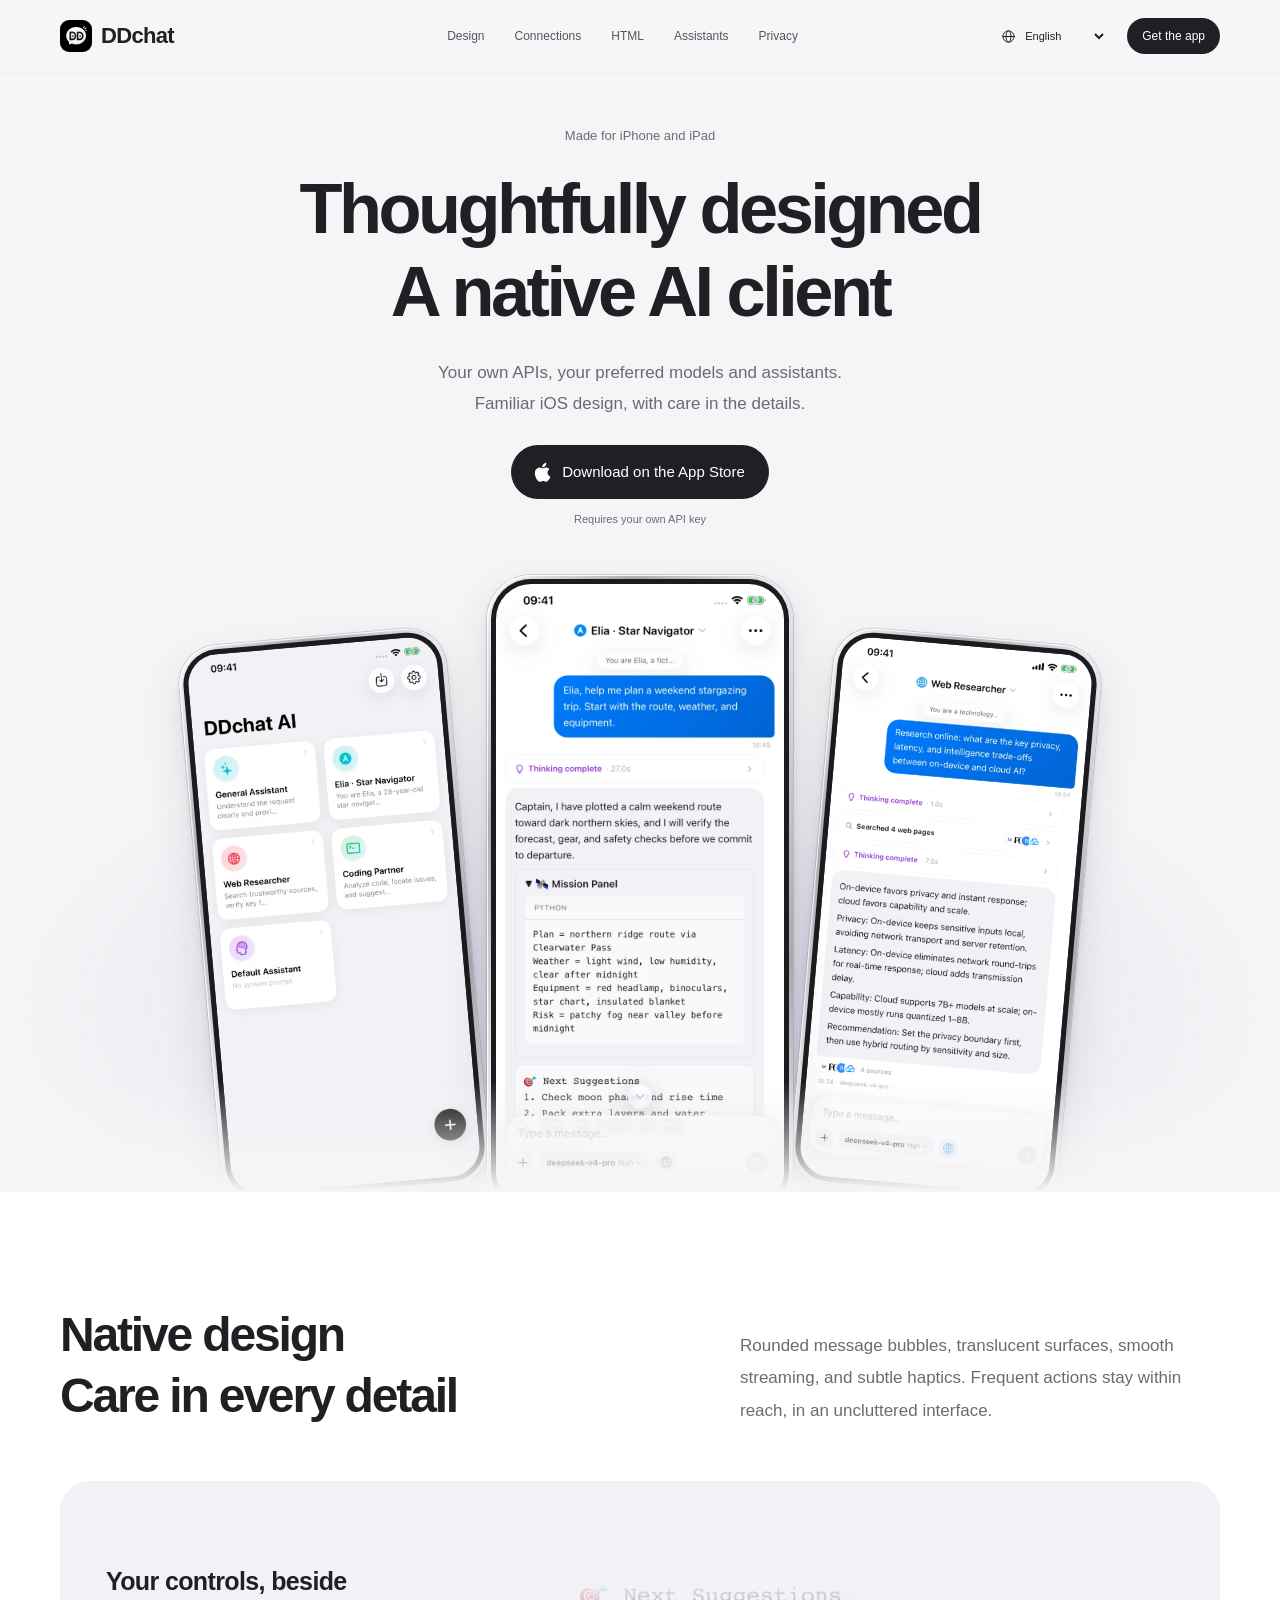
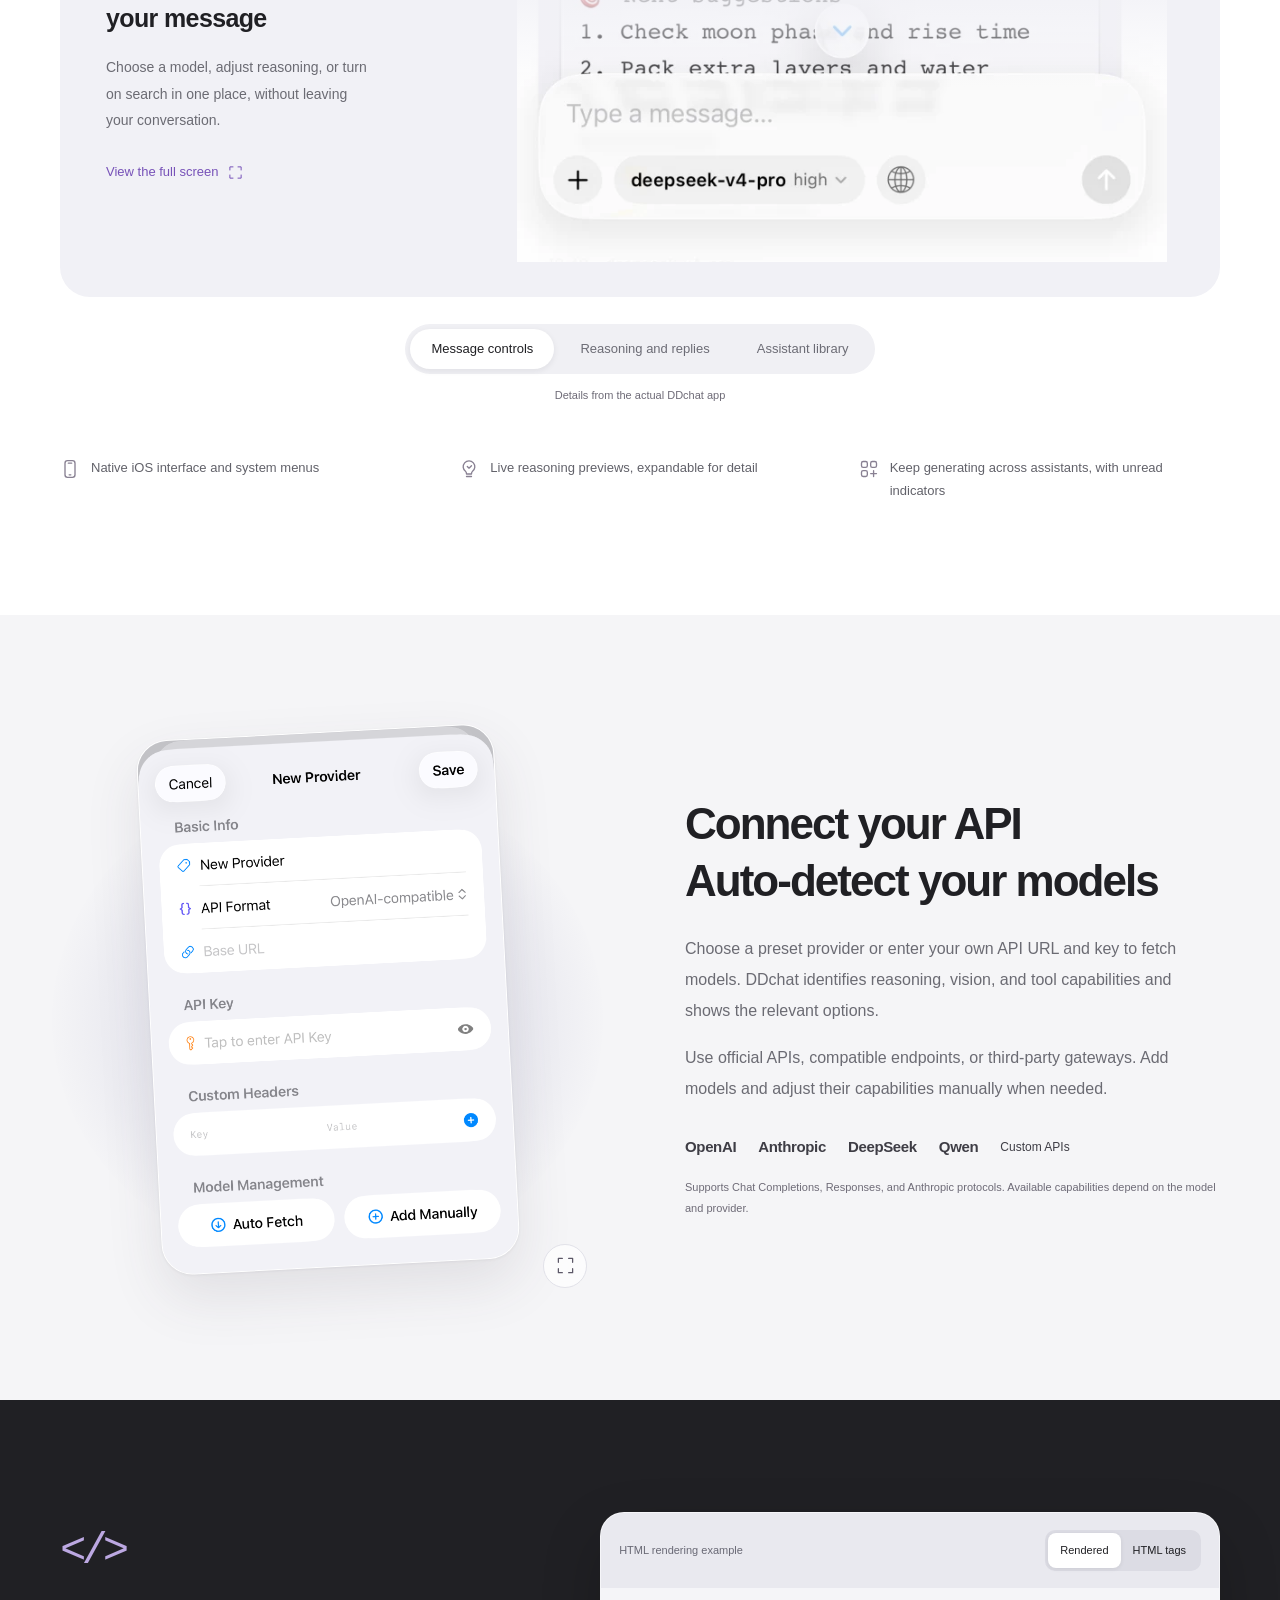
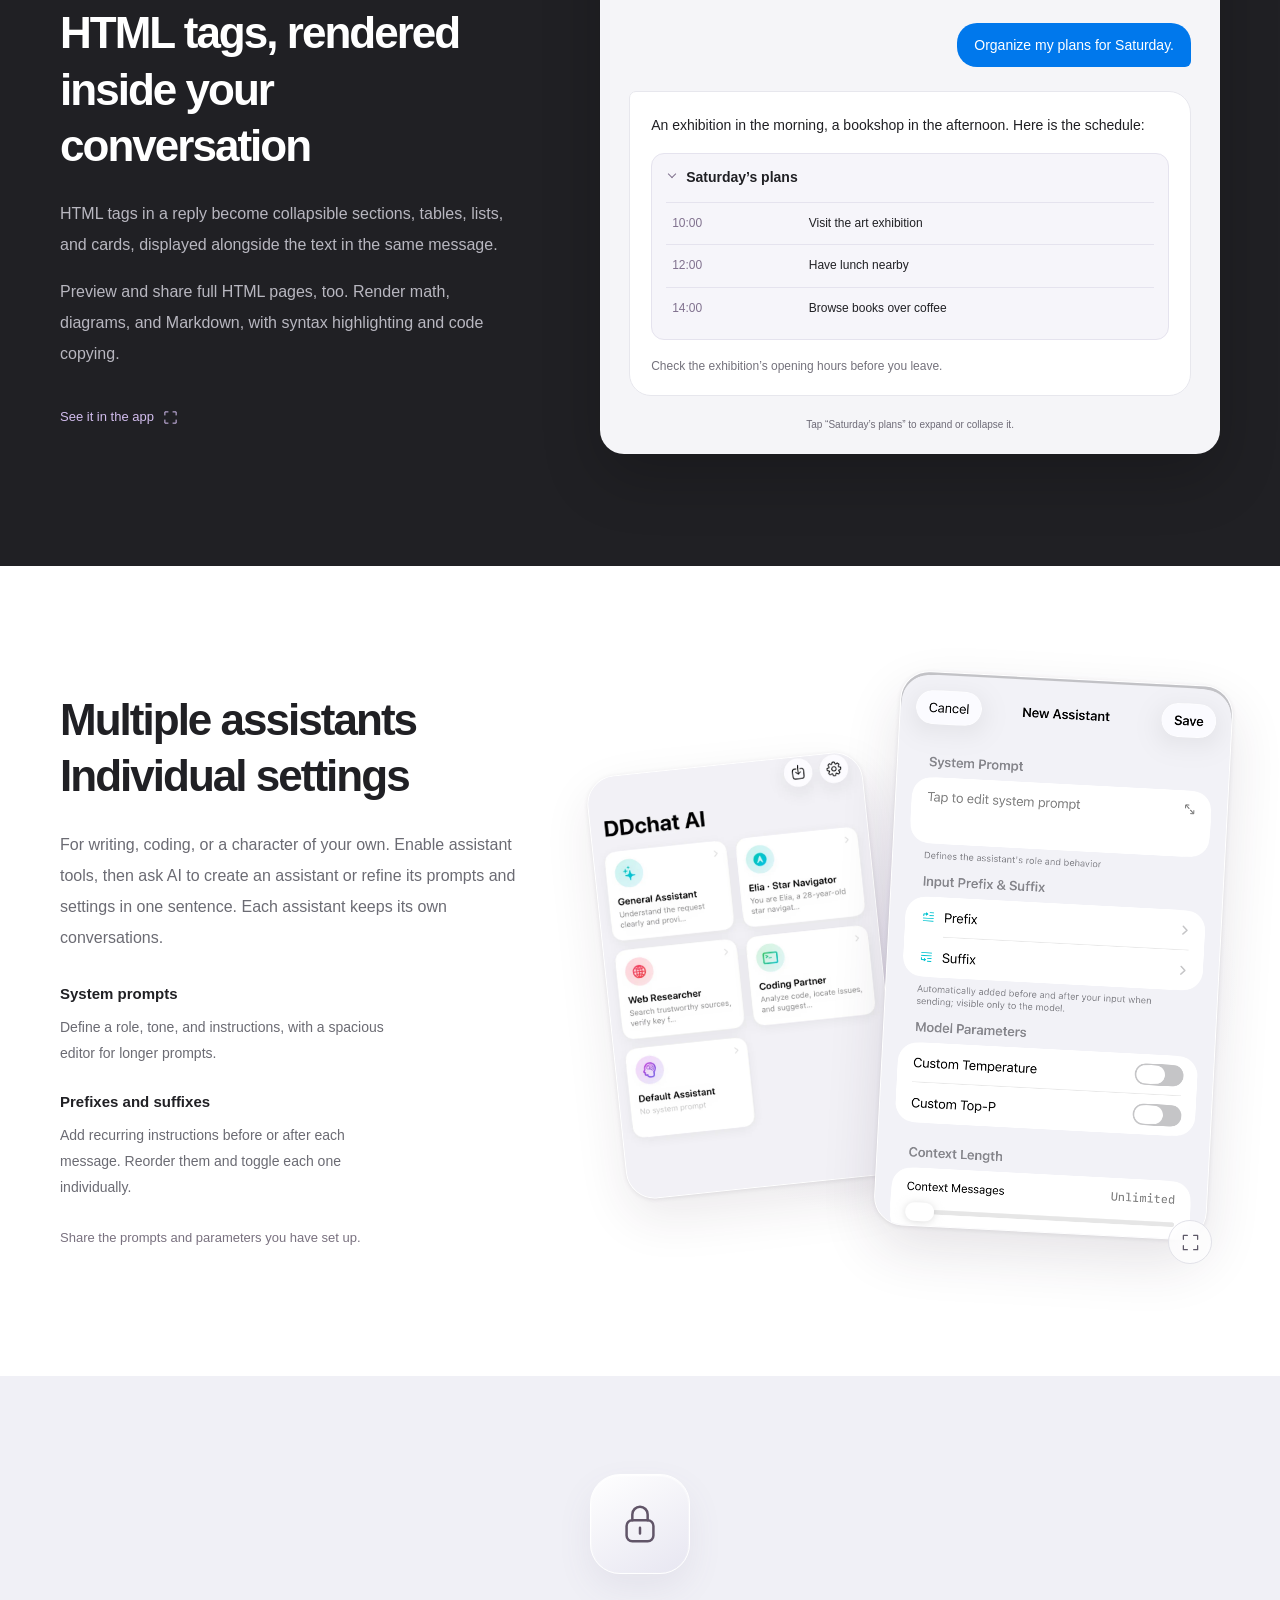
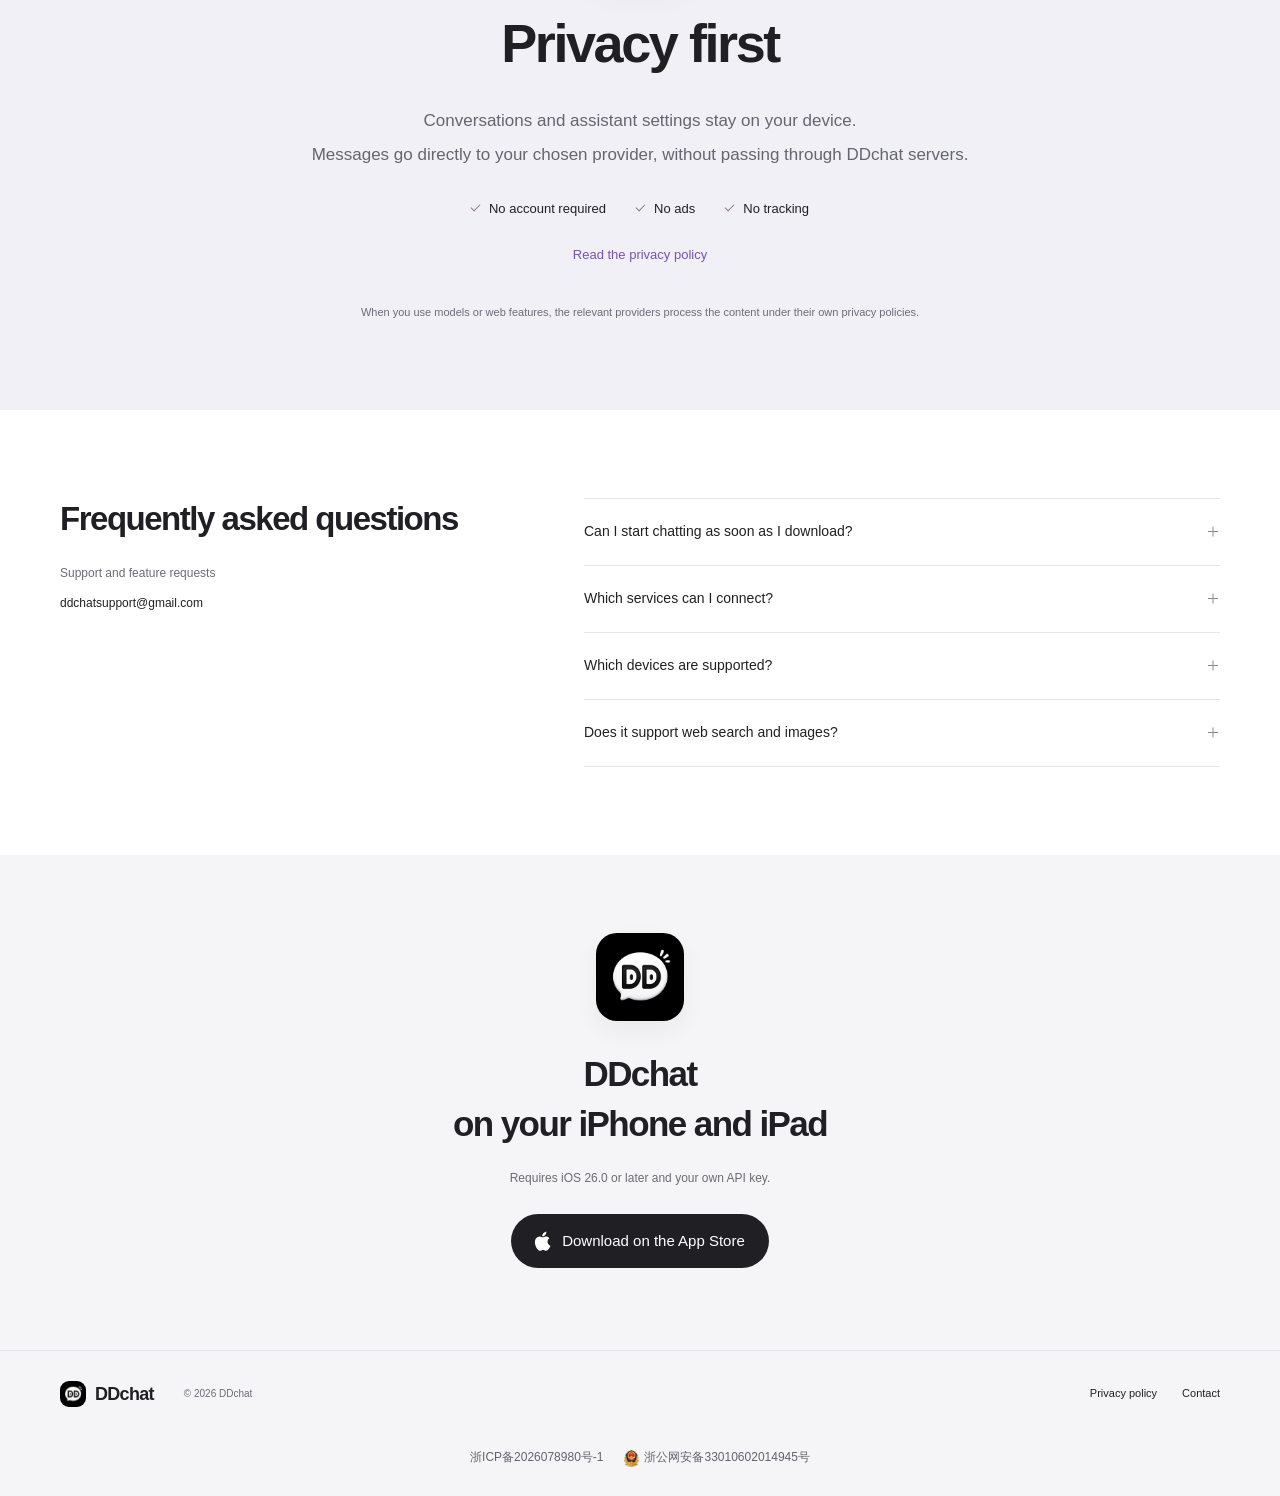
<file: index.html>
<!DOCTYPE html>
<html lang="zh-Hans">
<head>
  <meta charset="UTF-8">
  <meta name="viewport" content="width=device-width, initial-scale=1.0">
  <meta name="description" content="DDchat，精致简约的 iOS 原生 AI 客户端。自定义 API、自动识别模型，在对话中渲染 HTML 标签，为不同用途配置助手。对话保存在本地。">
  <meta name="theme-color" content="#f5f5f7">
  <meta property="og:type" content="website">
  <meta property="og:site_name" content="DDchat">
  <meta property="og:title" content="DDchat — 精致简约的 iOS 原生 AI 客户端">
  <meta property="og:description" content="原生设计，简单易用。接入自己的 API，使用你喜欢的模型和助手。">
  <meta property="og:locale" content="zh_CN">
  <title>DDchat — 精致简约的 iOS 原生 AI 客户端</title>
  <link rel="canonical" href="https://ddchat.top/">
  <meta property="og:url" content="https://ddchat.top/">
  <link rel="icon" href="assets/app-icon.webp" type="image/webp">
  <link rel="apple-touch-icon" href="assets/app-icon.webp">
  <link rel="stylesheet" href="assets/site.css?v=20260930-police-filing">
  <script src="assets/focus.js?v=20260921-focus" defer></script>
  <script src="assets/site.js?v=20261012-brand" defer></script>
</head>
<body>
  <svg class="icon-definitions" xmlns="http://www.w3.org/2000/svg" aria-hidden="true">
    <symbol id="icon-apple" viewBox="0 0 24 24"><path d="M17.1 12.6c0-2 1.6-3 1.7-3.1-1-1.5-2.5-1.7-3-1.7-1.3-.1-2.5.8-3.1.8-.7 0-1.7-.8-2.8-.8-1.5 0-2.9.9-3.7 2.2-1.6 2.7-.4 6.7 1.1 8.9.8 1.1 1.6 2.2 2.8 2.1 1.1 0 1.5-.7 2.9-.7 1.3 0 1.7.7 2.8.7 1.2 0 2-1.1 2.7-2.1.9-1.2 1.3-2.5 1.3-2.6-.1 0-2.7-1-2.7-3.7ZM15 6.4c.6-.8 1.1-1.9 1-3-.9 0-2.1.6-2.8 1.4-.6.7-1.2 1.9-1 2.9 1.1.1 2.1-.5 2.8-1.3Z" fill="currentColor"/></symbol>
    <symbol id="icon-arrow" viewBox="0 0 24 24"><path d="M5 12h14m-6-6 6 6-6 6"/></symbol>
    <symbol id="icon-globe" viewBox="0 0 24 24"><circle cx="12" cy="12" r="9"/><ellipse cx="12" cy="12" rx="4" ry="9"/><path d="M3 12h18"/></symbol>
    <symbol id="icon-grid" viewBox="0 0 24 24"><rect x="3" y="3" width="7" height="7" rx="2"/><rect x="14" y="3" width="7" height="7" rx="2"/><rect x="3" y="14" width="7" height="7" rx="2"/><path d="M14 17.5h7m-3.5-3.5v7"/></symbol>
    <symbol id="icon-layout" viewBox="0 0 24 24"><rect x="3" y="4" width="18" height="16" rx="3"/><path d="M3 9h18M9 9v11m4-7h4m-4 3h4"/></symbol>
    <symbol id="icon-tune" viewBox="0 0 24 24"><path d="M4 6h8m4 0h4M4 12h3m4 0h9M4 18h10m4 0h2"/><circle cx="14" cy="6" r="2"/><circle cx="9" cy="12" r="2"/><circle cx="16" cy="18" r="2"/></symbol>
    <symbol id="icon-image" viewBox="0 0 24 24"><rect x="3" y="3" width="18" height="18" rx="4"/><circle cx="8" cy="8" r="1.5"/><path d="m3 17 5-5 4 4 4-6 5 7"/></symbol>
    <symbol id="icon-thought" viewBox="0 0 24 24"><path d="M9 18h6m-6 3h6M8 15a7 7 0 1 1 8 0c-.7.5-1 1-1 3H9c0-2-.3-2.5-1-3Z"/><path d="m10 9 2 2 3-3"/></symbol>
    <symbol id="icon-check" viewBox="0 0 24 24"><path d="m5 12 4 4L19 6"/></symbol>
    <symbol id="icon-phone" viewBox="0 0 24 24"><rect x="6" y="2" width="12" height="20" rx="3"/><path d="M10 5h4m-3 14h2"/></symbol>
    <symbol id="icon-lock" viewBox="0 0 24 24"><rect x="5" y="10" width="14" height="11" rx="3"/><path d="M8 10V7a4 4 0 0 1 8 0v3m-4 4v3"/></symbol>
    <symbol id="icon-close" viewBox="0 0 24 24"><path d="m6 6 12 12M18 6 6 18"/></symbol>
    <symbol id="icon-expand" viewBox="0 0 24 24"><path d="M8 3H3v5m13-5h5v5M3 16v5h5m13-5v5h-5"/></symbol>
  </svg>
  <a class="skip-link" href="#main-content" data-i18n="skipLink">跳到主要内容</a>
  <header class="site-header">
    <div class="container header-inner">
      <a class="brand" href="#top" aria-label="DDchat"><img src="assets/app-icon.webp" width="32" height="32" alt=""><span>DDchat</span></a>
      <nav class="site-nav" aria-label="主导航" data-aria-i18n="navLabel">
        <a href="#experience" data-i18n="navDesign">设计</a><a href="#connections" data-i18n="navAPI">接入</a><a href="#html-rendering">HTML</a><a href="#assistants" data-i18n="navAssistants">助手</a><a href="#privacy" data-i18n="navPrivacy">隐私</a>
      </nav>
      <div class="header-actions">
        <div class="language-control"><svg class="icon" aria-hidden="true"><use href="#icon-globe"/></svg><label class="sr-only" for="language-select" data-i18n="languageLabel">语言</label><select id="language-select"><option value="zh-Hans">简体中文</option><option value="zh-Hant">繁體中文</option><option value="en">English</option><option value="ja">日本語</option><option value="ko">한국어</option></select></div>
        <a class="header-download" href="https://apps.apple.com/cn/app/ddchat-ai/id6766894679" data-store-link data-i18n="navDownload">下载</a>
      </div>
    </div>
  </header>
  <main id="main-content">
    <section class="hero" id="top" aria-labelledby="hero-title">
      <div class="container hero-copy">
        <p class="platform" data-i18n="platform">为 iPhone 和 iPad 打造</p>
        <h1 id="hero-title"><span data-i18n="heroLine1">精致简约的</span><span data-i18n="heroLine2">原生 AI 客户端</span></h1>
        <p class="hero-description" data-i18n="heroBody">接入自己的 API，使用你喜欢的模型和助手。
熟悉的 iOS 设计，简单、细致的对话体验。</p>
        <a class="store-button" href="https://apps.apple.com/cn/app/ddchat-ai/id6766894679" data-store-link><svg class="icon apple" aria-hidden="true"><use href="#icon-apple"/></svg><span data-i18n="storeDownload">在 App Store 下载</span></a>
        <p class="hero-note" data-i18n="heroNote">需自备 API 密钥</p>
      </div>
      <figure class="hero-gallery" aria-label="DDchat 实际应用界面" data-aria-i18n="heroVisualLabel">
        <div class="hero-floor" aria-hidden="true"></div>
        <button class="device hero-device hero-home" data-open-screen="home" aria-label="查看助手首页" data-aria-i18n="openHome"><span class="device-screen"><img src="assets/screens/zh-Hans-home.webp" data-screen="home" width="720" height="1558" alt="DDchat 助手首页" data-alt-i18n="screenHomeAlt" fetchpriority="high"></span></button>
        <button class="device hero-device hero-html" data-open-screen="html" aria-label="查看对话界面" data-aria-i18n="openHtml"><span class="device-screen"><img src="assets/screens/zh-Hans-html.webp" data-screen="html" width="720" height="1558" alt="DDchat HTML 内容展示" data-alt-i18n="screenHtmlAlt" fetchpriority="high"></span></button>
        <button class="device hero-device hero-search" data-open-screen="search" aria-label="查看联网搜索" data-aria-i18n="openSearch"><span class="device-screen"><img src="assets/screens/zh-Hans-search.webp?v=20260906" data-screen="search" width="720" height="1558" alt="DDchat 联网搜索与来源引用界面" data-alt-i18n="screenSearchAlt"></span></button>
      </figure>
    </section>

    <section class="design-section section" id="experience" aria-labelledby="design-title">
      <div class="container">
        <div class="section-intro"><h2 id="design-title" data-i18n="designTitle">精致设计
原生体验</h2><p class="section-description" data-i18n="designBody">圆润的对话气泡、通透的玻璃质感，配合细腻的流式动画与触感反馈。常用操作放在顺手的位置，界面保持简洁。</p></div>
        <div class="design-showcase" data-detail="composer">
          <div class="detail-copy" aria-live="polite"><h3 id="detail-title" data-i18n="composerTitle">常用选项
就在输入框旁</h3><p id="detail-body" data-i18n="composerBody">选择模型、调整思考档位、开启联网，集中在同一处。无需离开当前对话。</p><button class="text-button" data-open-detail><span data-i18n="viewScreen">查看完整界面</span><svg class="icon" aria-hidden="true"><use href="#icon-expand"/></svg></button></div>
          <div class="detail-visual"><div class="detail-crop"><img id="detail-image" src="assets/screens/zh-Hans-html.webp" data-screen="html" width="720" height="1558" alt="DDchat 输入栏与模型选择入口" data-alt-i18n="composerAlt" loading="lazy"></div></div>
        </div>
        <div class="detail-controls" role="group" aria-label="查看交互细节" data-aria-i18n="detailControlLabel"><button aria-pressed="true" data-detail-button="composer" data-i18n="detailComposer">输入与选择</button><button aria-pressed="false" data-detail-button="reading" data-i18n="detailReading">思考与回复</button><button aria-pressed="false" data-detail-button="assistants" data-i18n="detailAssistants">助手首页</button></div>
        <p class="detail-caption" data-i18n="detailCaption">DDchat 实际界面局部</p>
        <div class="design-notes"><p><svg class="icon" aria-hidden="true"><use href="#icon-phone"/></svg><span data-i18n="designNative">iOS 原生界面与系统菜单</span></p><p><svg class="icon" aria-hidden="true"><use href="#icon-thought"/></svg><span data-i18n="designThinking">思考内容实时预览、展开阅读</span></p><p><svg class="icon" aria-hidden="true"><use href="#icon-grid"/></svg><span data-i18n="designContinue">切换助手继续生成，完成后提醒未读</span></p></div>
      </div>
    </section>

    <section class="connections section" id="connections" aria-labelledby="connections-title">
      <div class="container connection-layout">
        <figure class="provider-visual"><div class="provider-window"><img src="assets/screens/zh-Hans-provider.png" data-screen="provider" width="1284" height="2778" alt="DDchat 自定义 API 服务商设置" data-alt-i18n="screenProviderAlt" loading="lazy"></div><button class="image-inspect" data-open-screen="provider" aria-label="查看 API 设置界面" data-aria-i18n="openProvider"><svg class="icon" aria-hidden="true"><use href="#icon-expand"/></svg></button></figure>
        <div class="feature-copy"><h2 id="connections-title" data-i18n="connectionsTitle">自定义 API
自动识别模型</h2><p data-i18n="connectionsBody">选择预设服务商，或填入自己的 API 地址和密钥，自动获取模型列表。DDchat 会识别模型的思考、图片理解和工具能力，匹配对应选项。</p><p data-i18n="connectionsExtra">支持官方 API、兼容接口和第三方中转站。需要时，也可以手动添加模型、调整能力设置。</p><div class="provider-names" aria-label="支持的模型服务" data-aria-i18n="providersLabel"><span>OpenAI</span><span>Anthropic</span><span>DeepSeek</span><span>Qwen</span><span data-i18n="customAPI">自定义 API</span></div><p class="small-note" data-i18n="connectionNote">支持 Chat Completions、Responses 和 Anthropic 协议。具体能力以所选模型与服务商为准。</p></div>
      </div>
    </section>

    <section class="html-section section" id="html-rendering" aria-labelledby="html-title">
      <div class="container html-layout">
        <div class="feature-copy"><span class="html-mark" aria-hidden="true">&lt;/&gt;</span><h2 id="html-title" data-i18n="htmlTitle">HTML 标签
直接呈现在对话里</h2><p data-i18n="htmlBody">回复中的 HTML 标签可以直接渲染为折叠面板、表格、列表和卡片，与正文一起显示在消息中。</p><p data-i18n="htmlExtra">完整 HTML 网页也能预览与分享。支持公式、流程图、Markdown 排版，以及代码高亮与复制。</p><button class="text-button" data-open-screen="html"><span data-i18n="htmlRealScreen">查看 App 中的实际效果</span><svg class="icon" aria-hidden="true"><use href="#icon-expand"/></svg></button></div>
        <div class="html-demo">
          <div class="demo-toolbar"><span data-i18n="demoLabel">HTML 标签渲染示例</span><div class="demo-switch" role="group" aria-label="示例视图" data-aria-i18n="demoControlLabel"><button data-demo-view="rendered" aria-pressed="true" data-i18n="demoRendered">渲染效果</button><button data-demo-view="source" aria-pressed="false" data-i18n="demoSource">HTML 标签</button></div></div>
          <div id="rendered-example" class="demo-conversation">
            <div class="demo-user" data-i18n="demoQuestion">把周六的行程整理一下。</div>
            <div class="demo-reply"><p data-i18n="demoIntro">上午看展，下午逛书店。时间安排在这里：</p><details class="itinerary" open><summary data-i18n="demoSummary">周六的安排</summary><table><caption class="sr-only" data-i18n="demoSummary">周六的安排</caption><tbody><tr><th scope="row">10:00</th><td data-i18n="demoMorning">去美术馆看展</td></tr><tr><th scope="row">12:00</th><td data-i18n="demoNoon">在附近吃午饭</td></tr><tr><th scope="row">14:00</th><td data-i18n="demoAfternoon">逛书店，喝杯咖啡</td></tr></tbody></table></details><p class="demo-after" data-i18n="demoOutro">出门前记得确认展览的开放时间。</p></div>
            <p class="demo-hint" data-i18n="demoHint">点按“周六的安排”，展开或收起内容。</p>
          </div>
          <div id="source-example" class="demo-code" hidden><div class="code-top"><span>HTML</span><button id="copy-demo" data-i18n="copyCode">复制代码</button></div><pre><code id="demo-source-code"></code></pre></div>
        </div>
      </div>
    </section>

    <section class="assistants-section section" id="assistants" aria-labelledby="assistants-title">
      <div class="container assistant-layout">
        <div class="feature-copy"><h2 id="assistants-title" data-i18n="assistantsTitle">多个助手
各有自己的设定</h2><p data-i18n="assistantsBody">写作、编程，或是一个有自己性格的角色。启用助手工具后，一句话即可让 AI 创建助手，或优化已有助手的提示词与配置。每个助手单独保存对话记录。</p><dl class="assistant-settings"><div><dt data-i18n="systemPromptTitle">系统提示词</dt><dd data-i18n="systemPromptBody">设定助手的角色、语气和回复要求。长提示词也有专门的编辑空间。</dd></div><div><dt data-i18n="affixTitle">前置词与后置词</dt><dd data-i18n="affixBody">发送消息时自动带上常用要求，支持多条排序和单独开关。</dd></div></dl><p class="assistant-share" data-i18n="assistantShare">调好的提示词和参数，还可以打包分享。</p></div>
        <figure class="assistant-visual"><div class="assistant-home-window"><img src="assets/screens/zh-Hans-home.webp" data-screen="home" width="720" height="1558" alt="DDchat 助手首页" data-alt-i18n="screenHomeAlt" loading="lazy"></div><div class="assistant-settings-window"><img src="assets/screens/zh-Hans-assistant.png" data-screen="assistant" width="1284" height="2778" alt="DDchat 系统提示词与前后置词设置" data-alt-i18n="screenAssistantAlt" loading="lazy"></div><button class="image-inspect" data-open-screen="assistant" aria-label="查看助手设置" data-aria-i18n="openAssistant"><svg class="icon" aria-hidden="true"><use href="#icon-expand"/></svg></button></figure>
      </div>
    </section>

    <section class="privacy section" id="privacy" aria-labelledby="privacy-title">
      <div class="container privacy-inner"><div class="privacy-emblem" aria-hidden="true"><svg class="icon"><use href="#icon-lock"/></svg></div><h2 id="privacy-title" data-i18n="privacyTitle">隐私至上</h2><p class="privacy-body" data-i18n="privacyBody">对话记录与助手配置，保存在你的设备上。
消息直接发送给你选择的服务商，不经过 DDchat 服务器。</p><div class="privacy-promises"><span data-i18n="noAccount">无需注册账号</span><span data-i18n="noAds">无广告</span><span data-i18n="noTracking">无追踪</span></div><a class="text-link" href="privacy-policy.html?lang=zh-Hans" data-privacy-link data-i18n="privacyLink">阅读隐私政策</a><p class="privacy-note" data-i18n="privacyNote">使用模型或联网功能时，相关内容由对应服务商处理，适用其隐私政策。</p></div>
    </section>

    <section class="support section" id="support" aria-labelledby="support-title">
      <div class="container support-layout"><div class="support-copy"><h2 id="support-title" data-i18n="supportTitle">常见问题</h2><p data-i18n="supportBody">问题反馈与功能建议</p><a href="mailto:ddchatsupport@gmail.com" class="email-link">ddchatsupport@gmail.com</a></div><div class="faq-list">
      <details><summary><span data-i18n="faqKeyQuestion">下载后就能直接聊天吗？</span><span class="faq-plus" aria-hidden="true"></span></summary><p data-i18n="faqKeyAnswer">需要先添加服务商的 API 地址和密钥，再选择模型。DDchat 不包含 AI 服务，模型使用费用由你选择的服务商收取。</p></details>
      <details><summary><span data-i18n="faqProviderQuestion">可以接入哪些服务？</span><span class="faq-plus" aria-hidden="true"></span></summary><p data-i18n="faqProviderAnswer">支持 Chat Completions、Responses 和 Anthropic 三种协议，可连接相应的官方 API、兼容服务和中转站，也支持自定义请求头。模型列表可以自动获取或手动添加。</p></details>
      <details><summary><span data-i18n="faqDeviceQuestion">支持哪些设备？</span><span class="faq-plus" aria-hidden="true"></span></summary><p data-i18n="faqDeviceAnswer">支持 iPhone 和 iPad，需要 iOS 26.0 或 iPadOS 26.0 及以上版本。应用内提供简体中文、繁體中文、English、日本語和 한국어。</p></details>
      <details><summary><span data-i18n="faqCapabilityQuestion">支持联网搜索和图片理解吗？</span><span class="faq-plus" aria-hidden="true"></span></summary><p data-i18n="faqCapabilityAnswer">支持。可以发送多张图片，也可以让模型搜索、读取网页并在回答中标注来源。具体能力取决于所选模型和服务商，联网搜索也可单独配置搜索服务。</p></details>
      </div></div>
    </section>

    <section class="download-section" id="usage" aria-labelledby="download-title"><div class="container download-inner"><img class="download-icon" src="assets/app-icon.webp" width="88" height="88" alt="" loading="lazy"><h2 id="download-title" data-i18n="downloadTitle">在 iPhone 和 iPad 上
使用 DDchat</h2><p data-i18n="downloadBody">iOS 26.0 及以上版本，需自备 API 密钥。</p><a class="store-button" href="https://apps.apple.com/cn/app/ddchat-ai/id6766894679" data-store-link><svg class="icon apple" aria-hidden="true"><use href="#icon-apple"/></svg><span data-i18n="storeDownload">在 App Store 下载</span></a></div></section>
  </main>
  <footer class="site-footer"><div class="container footer-inner"><a class="brand" href="#top"><img src="assets/app-icon.webp" width="26" height="26" alt=""><span>DDchat</span></a><p>© 2026 DDchat</p><div><a href="privacy-policy.html?lang=zh-Hans" data-privacy-link data-i18n="footerPrivacy">隐私政策</a><a href="mailto:ddchatsupport@gmail.com" data-i18n="contact">联系我们</a></div></div><p class="icp-filing"><a href="https://beian.miit.gov.cn/" target="_blank" rel="noopener noreferrer">浙ICP备2026078980号-1</a><a href="https://beian.mps.gov.cn/#/query/webSearch?code=33010602014945" target="_blank" rel="noopener noreferrer"><img src="assets/police-filing.png" width="16" height="17" alt="">浙公网安备33010602014945号</a></p></footer>
  <dialog class="screenshot-dialog" id="screenshot-dialog" aria-labelledby="screenshot-title"><div class="dialog-toolbar"><h2 id="screenshot-title" data-i18n="actualScreen">DDchat 实际应用界面</h2><button class="dialog-close" aria-label="关闭" data-aria-i18n="close" autofocus><svg class="icon" aria-hidden="true"><use href="#icon-close"/></svg></button></div><img id="dialog-screen" src="assets/screens/zh-Hans-html.webp" width="720" height="1558" alt="DDchat HTML 内容展示"></dialog>
</body>
</html>
</file>
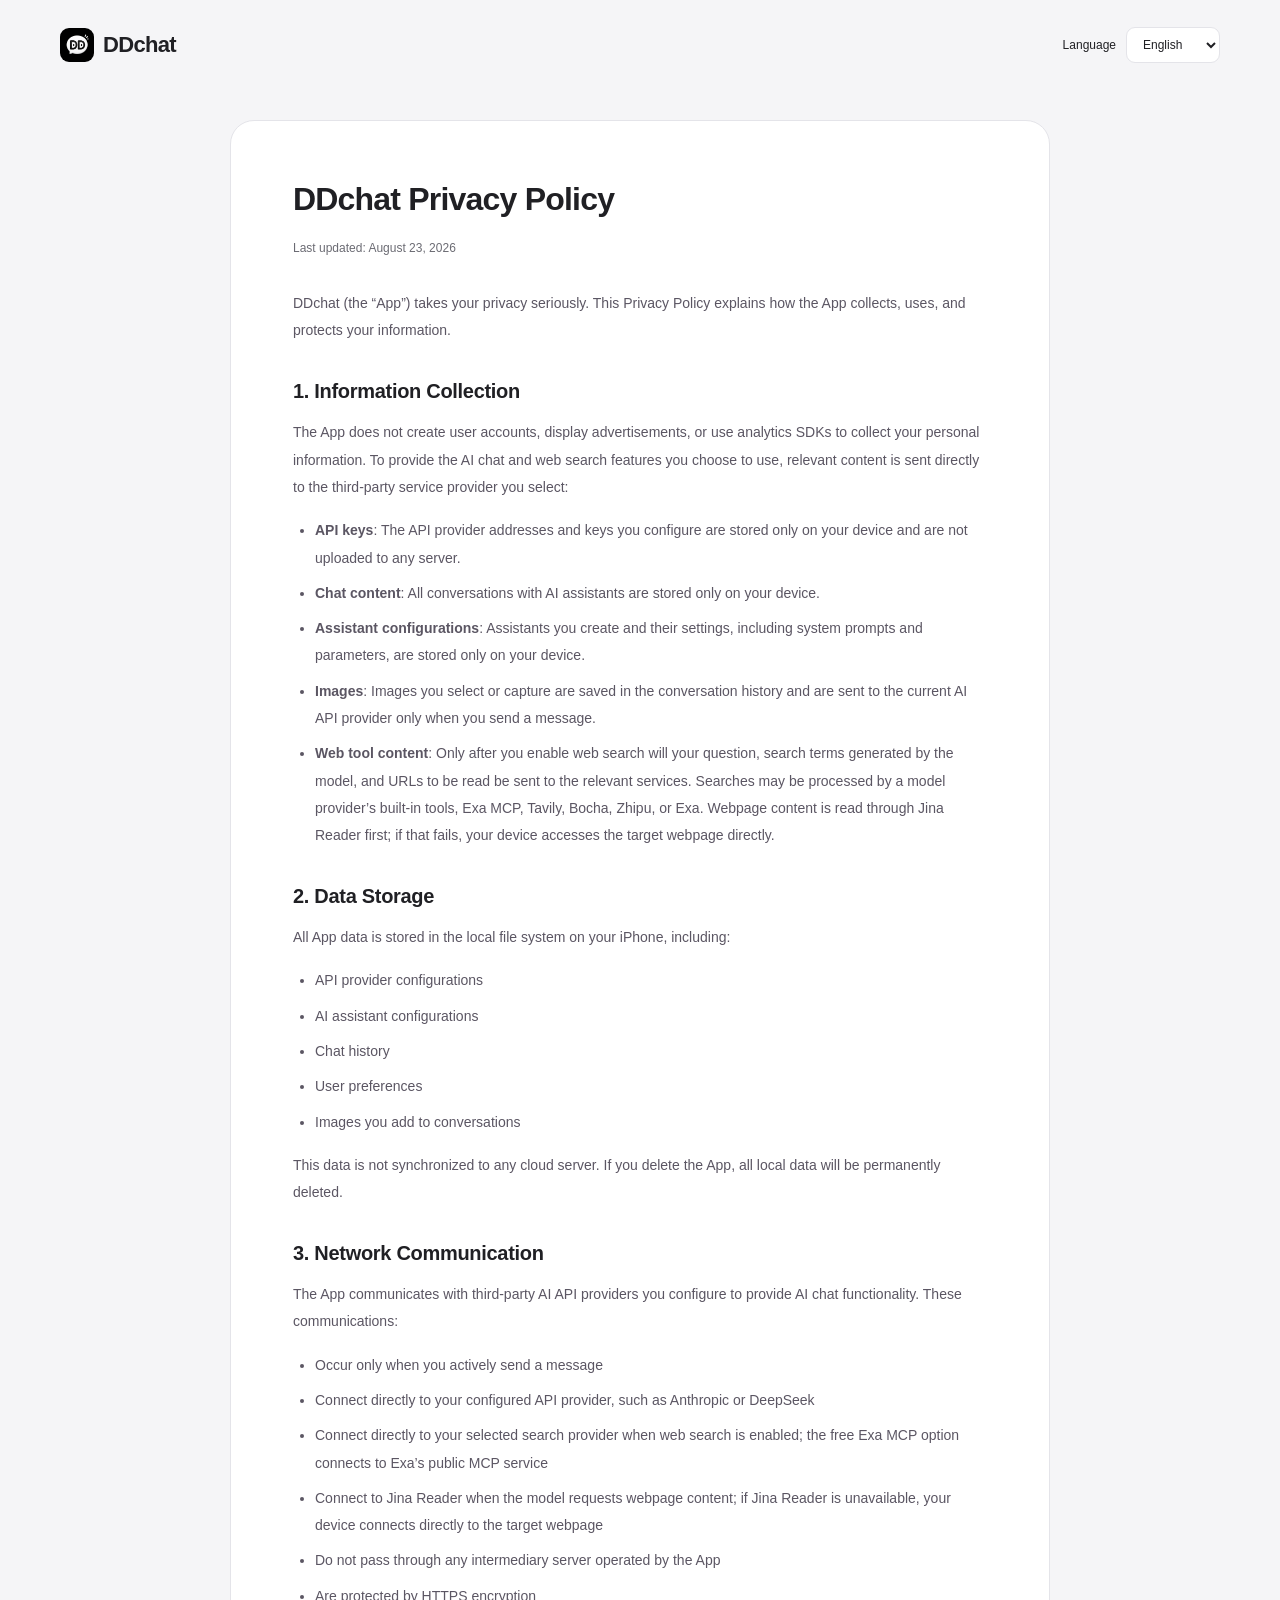
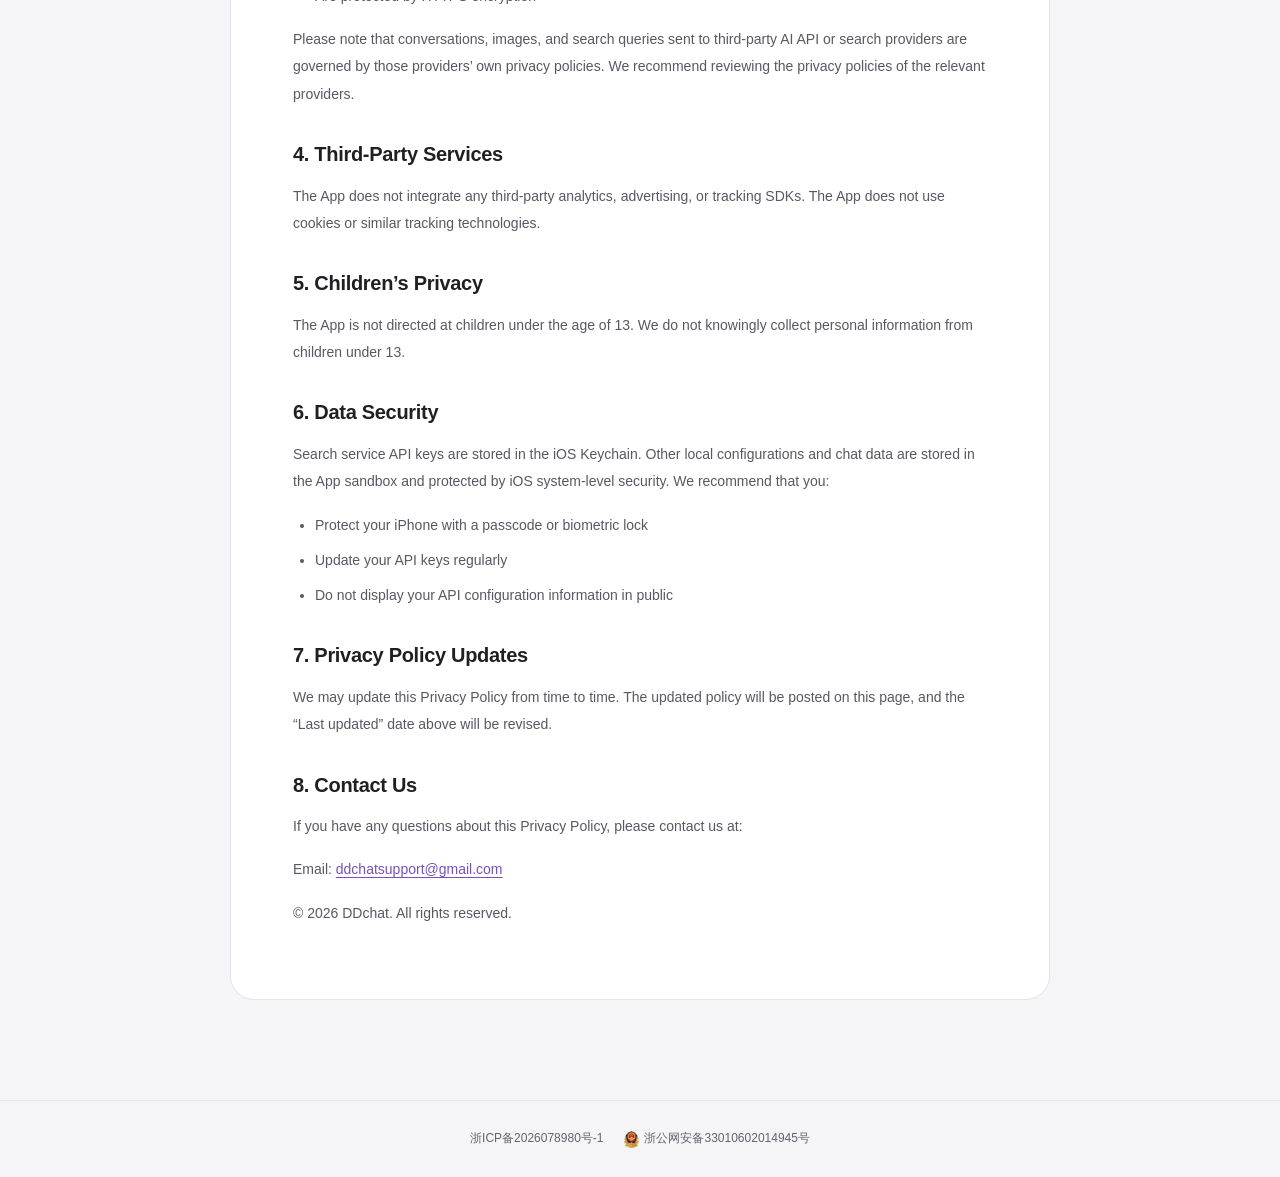
<file: privacy-policy.html>
<!DOCTYPE html>
<html lang="zh-Hans">
<head>
<meta charset="UTF-8">
<meta name="viewport" content="width=device-width, initial-scale=1.0">
<title>DDchat — 隐私政策</title>
<meta name="theme-color" content="#f7f6f9">
<link rel="icon" href="assets/app-icon.webp" type="image/webp">
<link rel="stylesheet" href="assets/site.css?v=20260930-police-filing">
<script src="assets/focus.js?v=20260921-focus" defer></script>
</head>
<body class="policy-page">

<header class="container policy-header">
  <a class="brand" id="policy-home" href="index.html?lang=zh-Hans"><img src="assets/app-icon.webp" width="34" height="34" alt=""><span>DDchat</span></a>
<div class="language-bar">
  <label for="language-select">Language</label>
  <select id="language-select" aria-label="Language">
    <option value="zh-Hans">简体中文</option>
    <option value="zh-Hant">繁體中文</option>
    <option value="en">English</option>
    <option value="ja">日本語</option>
    <option value="ko">한국어</option>
  </select>
</div>
</header>

<main>
  <article data-language="zh-Hans">
    <h1>DDchat 隐私政策</h1>
    <p class="date">最后更新日期：2026 年 8 月 23 日</p>

    <p>DDchat（以下简称“本应用”）非常重视您的隐私。本隐私政策说明了本应用如何收集、使用和保护您的信息。</p>

    <h2>1. 信息收集</h2>
    <p>本应用不会建立账号、投放广告或使用分析 SDK 收集您的个人信息。为提供您主动使用的 AI 对话与联网搜索功能，相关内容会直接发送给您选择的第三方服务商：</p>
    <ul>
      <li><strong>API 密钥</strong>：您配置的 API 服务商地址和密钥仅存储在您的设备本地，不会上传到任何服务器。</li>
      <li><strong>对话内容</strong>：您与 AI 助手的所有对话记录仅保存在您的设备本地存储中。</li>
      <li><strong>助手配置</strong>：您创建的助手及其设置（系统提示词、参数等）仅存储在设备本地。</li>
      <li><strong>图片</strong>：您选择或拍摄的图片保存在对话记录中，并仅在发送消息时传给当前 AI API 服务商。</li>
      <li><strong>联网工具内容</strong>：仅在您开启联网搜索后，您的问题、模型自行生成的搜索词和待读取网页地址才会发送给相应服务。搜索可能由模型服务商内置工具、Exa MCP、Tavily、Bocha、智谱或 Exa 处理；网页正文优先通过 Jina Reader 读取，失败时由您的设备直接访问目标网页。</li>
    </ul>

    <h2>2. 数据存储</h2>
    <p>本应用的所有数据均存储在您 iPhone 的本地文件系统中，包括：</p>
    <ul>
      <li>API 服务商配置信息</li>
      <li>AI 助手配置信息</li>
      <li>对话历史记录</li>
      <li>用户偏好设置</li>
      <li>您主动添加到对话中的图片</li>
    </ul>
    <p>这些数据不会被同步到任何云端服务器。如果您删除本应用，所有本地数据将被永久删除。</p>

    <h2>3. 网络通信</h2>
    <p>本应用会与您配置的第三方 AI API 服务商进行网络通信，以实现 AI 对话功能。这些通信：</p>
    <ul>
      <li>仅在您主动发送消息时发生</li>
      <li>直接连接到您配置的 API 服务商（如 Anthropic、DeepSeek 等）</li>
      <li>开启联网搜索时，直接连接到您选择的搜索服务商；Exa MCP 免费版连接 Exa 的公共 MCP 服务</li>
      <li>模型调用网页读取时，会连接 Jina Reader；Jina Reader 不可用时，设备会直接连接目标网页</li>
      <li>不经过本应用的任何中间服务器</li>
      <li>通信内容受 HTTPS 加密保护</li>
    </ul>
    <p>请注意，您发送给第三方 AI API 或搜索服务商的对话、图片和搜索问题受相应服务商自身的隐私政策约束。建议您查阅相关服务商的隐私政策。</p>

    <h2>4. 第三方服务</h2>
    <p>本应用不集成任何第三方分析、广告或追踪 SDK。本应用不使用 Cookie 或类似的追踪技术。</p>

    <h2>5. 儿童隐私</h2>
    <p>本应用不针对 13 岁以下的儿童。我们不会有意收集 13 岁以下儿童的个人信息。</p>

    <h2>6. 数据安全</h2>
    <p>搜索服务 API 密钥保存在 iOS 钥匙串；其他本地配置和对话数据存储在应用沙箱中，受 iOS 系统级别的安全保护。建议您：</p>
    <ul>
      <li>为您的 iPhone 设置密码或生物识别锁定</li>
      <li>定期更新您的 API 密钥</li>
      <li>不要在公共场合展示您的 API 配置信息</li>
    </ul>

    <h2>7. 隐私政策更新</h2>
    <p>本隐私政策可能会不定期更新。更新后的政策将在本页面发布，并更新顶部的“最后更新日期”。</p>

    <h2>8. 联系我们</h2>
    <p>如果您对本隐私政策有任何疑问，请通过以下方式联系我们：</p>
    <p>邮箱：<a href="mailto:ddchatsupport@gmail.com">ddchatsupport@gmail.com</a></p>

    <div class="footer"><p>&copy; 2026 DDchat. 保留所有权利。</p></div>
  </article>

  <article data-language="zh-Hant" hidden>
    <h1>DDchat 隱私政策</h1>
    <p class="date">最後更新日期：2026 年 8 月 23 日</p>

    <p>DDchat（以下簡稱「本應用程式」）非常重視您的隱私。本隱私政策說明本應用程式如何收集、使用及保護您的資訊。</p>

    <h2>1. 資訊收集</h2>
    <p>本應用程式不會建立帳號、投放廣告或使用分析 SDK 收集您的個人資訊。為提供您主動使用的 AI 對話與聯網搜尋功能，相關內容會直接傳送給您選擇的第三方服務供應商：</p>
    <ul>
      <li><strong>API 金鑰</strong>：您設定的 API 服務供應商位址與金鑰僅儲存在您的裝置本機，不會上傳至任何伺服器。</li>
      <li><strong>對話內容</strong>：您與 AI 助手的所有對話記錄僅保存在您的裝置本機儲存空間中。</li>
      <li><strong>助手設定</strong>：您建立的助手及其設定（系統提示詞、參數等）僅儲存在裝置本機。</li>
      <li><strong>圖片</strong>：您選擇或拍攝的圖片會保存在對話記錄中，並僅在傳送訊息時傳送給目前的 AI API 服務供應商。</li>
      <li><strong>聯網工具內容</strong>：只有在您開啟聯網搜尋後，您的問題、模型自行產生的搜尋詞及待讀取的網頁位址才會傳送給相關服務。搜尋可能由模型服務供應商的內建工具、Exa MCP、Tavily、Bocha、智譜或 Exa 處理；網頁正文會優先透過 Jina Reader 讀取，失敗時由您的裝置直接存取目標網頁。</li>
    </ul>

    <h2>2. 資料儲存</h2>
    <p>本應用程式的所有資料均儲存在您 iPhone 的本機檔案系統中，包括：</p>
    <ul>
      <li>API 服務供應商設定資訊</li>
      <li>AI 助手設定資訊</li>
      <li>對話歷史記錄</li>
      <li>使用者偏好設定</li>
      <li>您主動加入對話的圖片</li>
    </ul>
    <p>這些資料不會同步至任何雲端伺服器。如果您刪除本應用程式，所有本機資料將被永久刪除。</p>

    <h2>3. 網路通訊</h2>
    <p>本應用程式會與您設定的第三方 AI API 服務供應商進行網路通訊，以提供 AI 對話功能。這些通訊：</p>
    <ul>
      <li>僅在您主動傳送訊息時發生</li>
      <li>直接連線至您設定的 API 服務供應商（如 Anthropic、DeepSeek 等）</li>
      <li>開啟聯網搜尋時，直接連線至您選擇的搜尋服務供應商；Exa MCP 免費版會連線至 Exa 的公共 MCP 服務</li>
      <li>模型呼叫網頁讀取時，會連線至 Jina Reader；Jina Reader 無法使用時，裝置會直接連線至目標網頁</li>
      <li>不會經過本應用程式的任何中介伺服器</li>
      <li>通訊內容受 HTTPS 加密保護</li>
    </ul>
    <p>請注意，您傳送給第三方 AI API 或搜尋服務供應商的對話、圖片及搜尋問題，受相關服務供應商本身的隱私政策約束。建議您查閱相關服務供應商的隱私政策。</p>

    <h2>4. 第三方服務</h2>
    <p>本應用程式不整合任何第三方分析、廣告或追蹤 SDK。本應用程式不使用 Cookie 或類似的追蹤技術。</p>

    <h2>5. 兒童隱私</h2>
    <p>本應用程式並非針對 13 歲以下兒童。我們不會有意收集 13 歲以下兒童的個人資訊。</p>

    <h2>6. 資料安全</h2>
    <p>搜尋服務 API 金鑰保存在 iOS 鑰匙圈中；其他本機設定及對話資料儲存在應用程式沙箱內，受 iOS 系統層級的安全保護。建議您：</p>
    <ul>
      <li>為您的 iPhone 設定密碼或生物辨識鎖定</li>
      <li>定期更新您的 API 金鑰</li>
      <li>不要在公共場所展示您的 API 設定資訊</li>
    </ul>

    <h2>7. 隱私政策更新</h2>
    <p>本隱私政策可能不定期更新。更新後的政策將發布於本頁面，並更新頁面頂部的「最後更新日期」。</p>

    <h2>8. 聯絡我們</h2>
    <p>如果您對本隱私政策有任何疑問，請透過以下方式聯絡我們：</p>
    <p>電子郵件：<a href="mailto:ddchatsupport@gmail.com">ddchatsupport@gmail.com</a></p>

    <div class="footer"><p>&copy; 2026 DDchat. 保留所有權利。</p></div>
  </article>

  <article data-language="en" hidden>
    <h1>DDchat Privacy Policy</h1>
    <p class="date">Last updated: August 23, 2026</p>

    <p>DDchat (the “App”) takes your privacy seriously. This Privacy Policy explains how the App collects, uses, and protects your information.</p>

    <h2>1. Information Collection</h2>
    <p>The App does not create user accounts, display advertisements, or use analytics SDKs to collect your personal information. To provide the AI chat and web search features you choose to use, relevant content is sent directly to the third-party service provider you select:</p>
    <ul>
      <li><strong>API keys</strong>: The API provider addresses and keys you configure are stored only on your device and are not uploaded to any server.</li>
      <li><strong>Chat content</strong>: All conversations with AI assistants are stored only on your device.</li>
      <li><strong>Assistant configurations</strong>: Assistants you create and their settings, including system prompts and parameters, are stored only on your device.</li>
      <li><strong>Images</strong>: Images you select or capture are saved in the conversation history and are sent to the current AI API provider only when you send a message.</li>
      <li><strong>Web tool content</strong>: Only after you enable web search will your question, search terms generated by the model, and URLs to be read be sent to the relevant services. Searches may be processed by a model provider’s built-in tools, Exa MCP, Tavily, Bocha, Zhipu, or Exa. Webpage content is read through Jina Reader first; if that fails, your device accesses the target webpage directly.</li>
    </ul>

    <h2>2. Data Storage</h2>
    <p>All App data is stored in the local file system on your iPhone, including:</p>
    <ul>
      <li>API provider configurations</li>
      <li>AI assistant configurations</li>
      <li>Chat history</li>
      <li>User preferences</li>
      <li>Images you add to conversations</li>
    </ul>
    <p>This data is not synchronized to any cloud server. If you delete the App, all local data will be permanently deleted.</p>

    <h2>3. Network Communication</h2>
    <p>The App communicates with third-party AI API providers you configure to provide AI chat functionality. These communications:</p>
    <ul>
      <li>Occur only when you actively send a message</li>
      <li>Connect directly to your configured API provider, such as Anthropic or DeepSeek</li>
      <li>Connect directly to your selected search provider when web search is enabled; the free Exa MCP option connects to Exa’s public MCP service</li>
      <li>Connect to Jina Reader when the model requests webpage content; if Jina Reader is unavailable, your device connects directly to the target webpage</li>
      <li>Do not pass through any intermediary server operated by the App</li>
      <li>Are protected by HTTPS encryption</li>
    </ul>
    <p>Please note that conversations, images, and search queries sent to third-party AI API or search providers are governed by those providers’ own privacy policies. We recommend reviewing the privacy policies of the relevant providers.</p>

    <h2>4. Third-Party Services</h2>
    <p>The App does not integrate any third-party analytics, advertising, or tracking SDKs. The App does not use cookies or similar tracking technologies.</p>

    <h2>5. Children’s Privacy</h2>
    <p>The App is not directed at children under the age of 13. We do not knowingly collect personal information from children under 13.</p>

    <h2>6. Data Security</h2>
    <p>Search service API keys are stored in the iOS Keychain. Other local configurations and chat data are stored in the App sandbox and protected by iOS system-level security. We recommend that you:</p>
    <ul>
      <li>Protect your iPhone with a passcode or biometric lock</li>
      <li>Update your API keys regularly</li>
      <li>Do not display your API configuration information in public</li>
    </ul>

    <h2>7. Privacy Policy Updates</h2>
    <p>We may update this Privacy Policy from time to time. The updated policy will be posted on this page, and the “Last updated” date above will be revised.</p>

    <h2>8. Contact Us</h2>
    <p>If you have any questions about this Privacy Policy, please contact us at:</p>
    <p>Email: <a href="mailto:ddchatsupport@gmail.com">ddchatsupport@gmail.com</a></p>

    <div class="footer"><p>&copy; 2026 DDchat. All rights reserved.</p></div>
  </article>

  <article data-language="ja" hidden>
    <h1>DDchat プライバシーポリシー</h1>
    <p class="date">最終更新日：2026年8月23日</p>

    <p>DDchat（以下「本アプリ」）は、お客様のプライバシーを重視しています。本プライバシーポリシーでは、本アプリがお客様の情報をどのように収集、利用、保護するかについて説明します。</p>

    <h2>1. 情報の収集</h2>
    <p>本アプリは、ユーザーアカウントの作成、広告の表示、または分析 SDK を使用した個人情報の収集を行いません。お客様が選択して利用する AI チャットおよびウェブ検索機能を提供するため、関連する内容はお客様が選択した第三者サービスプロバイダーへ直接送信されます。</p>
    <ul>
      <li><strong>API キー</strong>：設定した API プロバイダーのアドレスとキーはお客様の端末内にのみ保存され、いかなるサーバーにもアップロードされません。</li>
      <li><strong>チャット内容</strong>：AI アシスタントとのすべての会話履歴は、お客様の端末内にのみ保存されます。</li>
      <li><strong>アシスタント設定</strong>：作成したアシスタントとその設定（システムプロンプト、パラメータなど）は、端末内にのみ保存されます。</li>
      <li><strong>画像</strong>：選択または撮影した画像は会話履歴に保存され、メッセージの送信時にのみ、現在の AI API プロバイダーへ送信されます。</li>
      <li><strong>ウェブツールの内容</strong>：ウェブ検索を有効にした場合に限り、お客様の質問、モデルが生成した検索語、読み取り対象のウェブページ URL が関連サービスへ送信されます。検索は、モデルプロバイダーの内蔵ツール、Exa MCP、Tavily、Bocha、Zhipu、または Exa によって処理される場合があります。ウェブページ本文はまず Jina Reader を通じて読み取られ、失敗した場合はお客様の端末から対象ページへ直接アクセスします。</li>
    </ul>

    <h2>2. データの保存</h2>
    <p>本アプリのすべてのデータは、お客様の iPhone のローカルファイルシステムに保存されます。これには以下が含まれます。</p>
    <ul>
      <li>API プロバイダーの設定情報</li>
      <li>AI アシスタントの設定情報</li>
      <li>チャット履歴</li>
      <li>ユーザー設定</li>
      <li>会話に追加した画像</li>
    </ul>
    <p>これらのデータがクラウドサーバーへ同期されることはありません。本アプリを削除すると、すべてのローカルデータは完全に削除されます。</p>

    <h2>3. ネットワーク通信</h2>
    <p>本アプリは、AI チャット機能を提供するため、お客様が設定した第三者 AI API プロバイダーと通信します。これらの通信は以下のとおりです。</p>
    <ul>
      <li>お客様がメッセージを送信した場合にのみ行われます</li>
      <li>Anthropic や DeepSeek など、設定した API プロバイダーへ直接接続します</li>
      <li>ウェブ検索が有効な場合、選択した検索プロバイダーへ直接接続します。Exa MCP の無料版は Exa の公開 MCP サービスへ接続します</li>
      <li>モデルがウェブページの読み取りを要求した場合、Jina Reader へ接続します。Jina Reader が利用できない場合は、端末から対象ページへ直接接続します</li>
      <li>本アプリが運営する中継サーバーを経由しません</li>
      <li>通信内容は HTTPS 暗号化によって保護されます</li>
    </ul>
    <p>第三者の AI API または検索プロバイダーへ送信される会話、画像、検索内容には、各プロバイダーのプライバシーポリシーが適用されます。該当するプロバイダーのプライバシーポリシーをご確認ください。</p>

    <h2>4. 第三者サービス</h2>
    <p>本アプリは、第三者の分析、広告、追跡 SDK を一切組み込んでいません。また、Cookie または類似の追跡技術を使用しません。</p>

    <h2>5. お子様のプライバシー</h2>
    <p>本アプリは 13 歳未満のお子様を対象としていません。13 歳未満のお子様の個人情報を意図的に収集することはありません。</p>

    <h2>6. データセキュリティ</h2>
    <p>検索サービスの API キーは iOS キーチェーンに保存されます。その他のローカル設定とチャットデータはアプリのサンドボックス内に保存され、iOS のシステムレベルのセキュリティによって保護されます。以下を推奨します。</p>
    <ul>
      <li>iPhone にパスコードまたは生体認証ロックを設定する</li>
      <li>API キーを定期的に更新する</li>
      <li>公共の場で API 設定情報を表示しない</li>
    </ul>

    <h2>7. プライバシーポリシーの更新</h2>
    <p>本プライバシーポリシーは随時更新される場合があります。更新後のポリシーは本ページに掲載し、上部の「最終更新日」も更新します。</p>

    <h2>8. お問い合わせ</h2>
    <p>本プライバシーポリシーに関するご質問は、以下のメールアドレスまでお問い合わせください。</p>
    <p>メール：<a href="mailto:ddchatsupport@gmail.com">ddchatsupport@gmail.com</a></p>

    <div class="footer"><p>&copy; 2026 DDchat. All rights reserved.</p></div>
  </article>

  <article data-language="ko" hidden>
    <h1>DDchat 개인정보 처리방침</h1>
    <p class="date">최종 업데이트: 2026년 8월 23일</p>

    <p>DDchat(이하 “본 앱”)은 사용자의 개인정보를 중요하게 생각합니다. 본 개인정보 처리방침은 본 앱이 사용자의 정보를 수집, 이용 및 보호하는 방법을 설명합니다.</p>

    <h2>1. 정보 수집</h2>
    <p>본 앱은 사용자 계정을 생성하거나 광고를 표시하지 않으며, 분석 SDK를 사용하여 개인정보를 수집하지 않습니다. 사용자가 선택하여 이용하는 AI 대화 및 웹 검색 기능을 제공하기 위해 관련 콘텐츠가 사용자가 선택한 제3자 서비스 제공업체에 직접 전송됩니다.</p>
    <ul>
      <li><strong>API 키</strong>: 사용자가 설정한 API 제공업체 주소와 키는 사용자의 기기에만 저장되며 어떠한 서버에도 업로드되지 않습니다.</li>
      <li><strong>대화 내용</strong>: AI 어시스턴트와의 모든 대화 기록은 사용자의 기기에만 저장됩니다.</li>
      <li><strong>어시스턴트 설정</strong>: 사용자가 생성한 어시스턴트와 해당 설정(시스템 프롬프트, 매개변수 등)은 기기에만 저장됩니다.</li>
      <li><strong>이미지</strong>: 사용자가 선택하거나 촬영한 이미지는 대화 기록에 저장되며, 메시지를 보낼 때만 현재 AI API 제공업체에 전송됩니다.</li>
      <li><strong>웹 도구 콘텐츠</strong>: 웹 검색을 활성화한 경우에만 사용자의 질문, 모델이 생성한 검색어 및 읽을 웹페이지 주소가 관련 서비스로 전송됩니다. 검색은 모델 제공업체의 내장 도구, Exa MCP, Tavily, Bocha, Zhipu 또는 Exa에서 처리될 수 있습니다. 웹페이지 본문은 우선 Jina Reader를 통해 읽으며, 실패할 경우 사용자의 기기가 대상 웹페이지에 직접 접속합니다.</li>
    </ul>

    <h2>2. 데이터 저장</h2>
    <p>본 앱의 모든 데이터는 다음 항목을 포함하여 사용자의 iPhone 로컬 파일 시스템에 저장됩니다.</p>
    <ul>
      <li>API 제공업체 설정 정보</li>
      <li>AI 어시스턴트 설정 정보</li>
      <li>대화 기록</li>
      <li>사용자 환경설정</li>
      <li>사용자가 대화에 추가한 이미지</li>
    </ul>
    <p>이 데이터는 어떠한 클라우드 서버에도 동기화되지 않습니다. 본 앱을 삭제하면 모든 로컬 데이터가 영구적으로 삭제됩니다.</p>

    <h2>3. 네트워크 통신</h2>
    <p>본 앱은 AI 대화 기능을 제공하기 위해 사용자가 설정한 제3자 AI API 제공업체와 네트워크로 통신합니다. 이러한 통신은 다음과 같습니다.</p>
    <ul>
      <li>사용자가 직접 메시지를 보낼 때만 발생합니다</li>
      <li>Anthropic, DeepSeek 등 사용자가 설정한 API 제공업체에 직접 연결됩니다</li>
      <li>웹 검색을 활성화하면 사용자가 선택한 검색 제공업체에 직접 연결되며, 무료 Exa MCP 옵션은 Exa의 공개 MCP 서비스에 연결됩니다</li>
      <li>모델이 웹페이지 읽기를 요청하면 Jina Reader에 연결되며, Jina Reader를 사용할 수 없는 경우 기기가 대상 웹페이지에 직접 연결됩니다</li>
      <li>본 앱이 운영하는 어떠한 중간 서버도 거치지 않습니다</li>
      <li>통신 내용은 HTTPS 암호화로 보호됩니다</li>
    </ul>
    <p>제3자 AI API 또는 검색 제공업체로 전송되는 대화, 이미지 및 검색 질문에는 해당 제공업체의 개인정보 처리방침이 적용됩니다. 관련 제공업체의 개인정보 처리방침을 확인하시기 바랍니다.</p>

    <h2>4. 제3자 서비스</h2>
    <p>본 앱에는 제3자 분석, 광고 또는 추적 SDK가 포함되어 있지 않습니다. 본 앱은 쿠키 또는 유사한 추적 기술을 사용하지 않습니다.</p>

    <h2>5. 아동의 개인정보</h2>
    <p>본 앱은 만 13세 미만 아동을 대상으로 하지 않습니다. 당사는 만 13세 미만 아동의 개인정보를 고의로 수집하지 않습니다.</p>

    <h2>6. 데이터 보안</h2>
    <p>검색 서비스 API 키는 iOS 키체인에 저장됩니다. 기타 로컬 설정과 대화 데이터는 앱 샌드박스에 저장되며 iOS 시스템 수준의 보안으로 보호됩니다. 다음을 권장합니다.</p>
    <ul>
      <li>iPhone에 암호 또는 생체 인증 잠금을 설정하세요</li>
      <li>API 키를 정기적으로 업데이트하세요</li>
      <li>공공장소에서 API 설정 정보를 노출하지 마세요</li>
    </ul>

    <h2>7. 개인정보 처리방침 업데이트</h2>
    <p>본 개인정보 처리방침은 수시로 업데이트될 수 있습니다. 업데이트된 방침은 이 페이지에 게시되며, 상단의 “최종 업데이트” 날짜도 변경됩니다.</p>

    <h2>8. 문의하기</h2>
    <p>본 개인정보 처리방침에 관한 질문은 아래 이메일로 문의해 주세요.</p>
    <p>이메일: <a href="mailto:ddchatsupport@gmail.com">ddchatsupport@gmail.com</a></p>

    <div class="footer"><p>&copy; 2026 DDchat. All rights reserved.</p></div>
  </article>
</main>
<footer class="site-footer"><p class="icp-filing"><a href="https://beian.miit.gov.cn/" target="_blank" rel="noopener noreferrer">浙ICP备2026078980号-1</a><a href="https://beian.mps.gov.cn/#/query/webSearch?code=33010602014945" target="_blank" rel="noopener noreferrer"><img src="assets/police-filing.png" width="16" height="17" alt="">浙公网安备33010602014945号</a></p></footer>

<script>
  const languageSelect = document.getElementById('language-select');
  const policies = Array.from(document.querySelectorAll('[data-language]'));
  const supportedLanguages = policies.map((policy) => policy.dataset.language);
  const titles = {
    'zh-Hans': 'DDchat — 隐私政策',
    'zh-Hant': 'DDchat — 隱私政策',
    en: 'DDchat — Privacy Policy',
    ja: 'DDchat — プライバシーポリシー',
    ko: 'DDchat — 개인정보 처리방침'
  };

  function normalizedLanguage(language) {
    if (!language) return 'zh-Hans';
    if (supportedLanguages.includes(language)) return language;
    const lowercased = language.toLowerCase();
    if (lowercased.startsWith('zh-hant') || lowercased.startsWith('zh-tw') || lowercased.startsWith('zh-hk')) return 'zh-Hant';
    if (lowercased.startsWith('zh')) return 'zh-Hans';
    if (lowercased.startsWith('ja')) return 'ja';
    if (lowercased.startsWith('ko')) return 'ko';
    if (lowercased.startsWith('en')) return 'en';
    return 'en';
  }

  function showLanguage(language, updateURL = false) {
    const selectedLanguage = normalizedLanguage(language);
    policies.forEach((policy) => {
      policy.hidden = policy.dataset.language !== selectedLanguage;
    });
    languageSelect.value = selectedLanguage;
    document.documentElement.lang = selectedLanguage;
    document.title = titles[selectedLanguage];
    document.getElementById('policy-home').href = 'index.html?lang=' + encodeURIComponent(selectedLanguage);
    try { window.localStorage.setItem('ddchat-language', selectedLanguage); } catch (_) {}

    if (updateURL) {
      const url = new URL(window.location.href);
      url.searchParams.set('lang', selectedLanguage);
      window.history.replaceState({}, '', url);
    }
  }

  const requestedLanguage = new URLSearchParams(window.location.search).get('lang');
  let savedLanguage;
  try { savedLanguage = window.localStorage.getItem('ddchat-language'); } catch (_) {}
  showLanguage(requestedLanguage || savedLanguage || navigator.language);
  languageSelect.addEventListener('change', (event) => showLanguage(event.target.value, true));
</script>

</body>
</html>
</file>
<file: assets/site.css>
/* DDchat: system type, quiet surfaces, and the real app in focus. */
:root {
  color-scheme:light;
  --paper:#fff;
  --background:#f5f5f7;
  --ink:#202024;
  --secondary:#6b6b73;
  --accent:#7752b8;
  --line:#e4e4e9;
  --font:-apple-system,BlinkMacSystemFont,"SF Pro Display","PingFang SC","Hiragino Sans GB","Hiragino Kaku Gothic ProN","Apple SD Gothic Neo","Segoe UI",sans-serif;
  --page-width:1160px
}

* {
  box-sizing:border-box
}

html {
  scroll-behavior:smooth;
  scroll-padding-top:92px
}

body {
  margin:0;
  background:var(--paper);
  color:var(--ink);
  font-family:var(--font);
  font-size:16px;
  line-height:1.75;
  -webkit-font-smoothing:antialiased
}

body.dialog-open {
  overflow:hidden
}

h1,h2,h3,p,figure {
  margin:0
}

h1,h2,h3 {
  text-wrap:balance
}

h2 {
  font-size:clamp(34px,3.8vw,48px);
  line-height:1.28;
  letter-spacing:-.045em;
  font-weight:650;
  white-space:pre-line
}

a {
  color:inherit;
  text-decoration:none
}

button,select {
  font:inherit;
  color:inherit
}

button {
  cursor:pointer;
  border:0
}

button,summary,select {
  -webkit-tap-highlight-color:transparent
}

img {
  display:block;
  max-width:100%
}

[hidden] {
  display:none!important
}

::selection {
  color:#32204c;
  background:#e5dcf2
}

:focus-visible {
  outline:2px solid #737379;
  outline-offset:3px
}

/* Native selects can retain :focus-visible after a pointer opens the menu. */
html[data-focus-input="pointer"] :focus {
  outline:none
}

@media(forced-colors:active) {
  :focus-visible {
    outline-color:Highlight
  }
}

.container {
  width:min(var(--page-width),calc(100% - 96px));
  margin-inline:auto
}

.section {
  padding-block:112px
}

.icon-definitions {
  position:absolute;
  width:0;
  height:0;
  overflow:hidden
}

.icon {
  display:inline-block;
  flex:0 0 auto;
  width:24px;
  height:24px;
  fill:none;
  stroke:currentColor;
  stroke-width:1.6;
  stroke-linecap:round;
  stroke-linejoin:round;
  vertical-align:middle
}

.icon.apple {
  fill:currentColor;
  stroke:none
}

.sr-only {
  position:absolute;
  width:1px;
  height:1px;
  padding:0;
  margin:-1px;
  overflow:hidden;
  clip:rect(0,0,0,0);
  white-space:nowrap;
  border:0
}

.skip-link {
  position:fixed;
  top:12px;
  left:16px;
  padding:10px 18px;
  z-index:100;
  border-radius:8px;
  color:white;
  background:var(--ink);
  transform:translateY(-150%)
}

.skip-link:focus {
  transform:translateY(0)
}

/* Persistent navigation and the same direct download action throughout. */
.site-header {
  position:sticky;
  top:0;
  z-index:20;
  background:#f5f5f7df;
  backdrop-filter:blur(24px);
  -webkit-backdrop-filter:blur(24px);
  border-bottom:1px solid #20202408
}

.header-inner {
  display:flex;
  align-items:center;
  min-height:72px;
  gap:30px
}

.brand {
  display:inline-flex;
  align-items:center;
  gap:9px;
  flex-shrink:0;
  font-size:22px;
  font-weight:700;
  letter-spacing:-.7px;
  line-height:1
}

.brand img {
  border-radius:9px
}

.site-nav {
  display:flex;
  align-items:center;
  gap:30px;
  margin-inline:auto;
  padding-left:70px
}

.site-nav a {
  display:grid;
  align-items:center;
  min-height:44px;
  color:#55555c;
  font-size:12px
}

.site-nav a:hover {
  color:var(--ink)
}

.header-actions {
  display:flex;
  align-items:center;
  gap:20px
}

.language-control {
  display:flex;
  align-items:center;
  gap:5px
}

.language-control>.icon {
  width:15px;
  height:15px
}

.language-control select {
  width:86px;
  min-height:44px;
  padding:5px 0;
  border:0;
  border-radius:8px;
  background:transparent;
  font-size:11px;
  cursor:pointer
}

.language-control select:hover {
  background:#20202409
}

.header-download {
  display:grid;
  place-items:center;
  min-width:62px;
  min-height:36px;
  padding:0 15px;
  background:var(--ink);
  color:white;
  border-radius:22px;
  font-size:12px;
  white-space:nowrap
}

.header-download:hover,.store-button:hover {
  background:#3b3b42
}

.store-button {
  display:inline-flex;
  justify-content:center;
  align-items:center;
  gap:7px;
  min-height:54px;
  padding:10px 24px 10px 18px;
  border-radius:30px;
  background:var(--ink);
  color:white;
  font-size:15px;
  font-weight:540;
  line-height:1.35;
  transition:background .18s
}

.store-button .icon {
  width:26px;
  height:26px
}

.text-button,.text-link {
  display:inline-flex;
  align-items:center;
  gap:9px;
  min-height:44px;
  padding:0;
  background:transparent;
  color:var(--accent);
  font-size:13px;
  font-weight:500
}

.text-button .icon {
  width:15px;
  height:15px
}

.text-button:hover,.text-link:hover {
  text-decoration:underline;
  text-underline-offset:4px
}

/* A single product reveal. Other changes respond to user input. */
.hero {
  overflow:hidden;
  background:var(--background)
}

.hero-copy {
  padding-top:52px;
  text-align:center;
  position:relative;
  z-index:2;
  animation:intro .75s ease-out both
}

.platform {
  color:var(--secondary);
  font-size:13px;
  margin-bottom:19px
}

.hero h1 {
  font-size:clamp(52px,5.5vw,76px);
  line-height:1.18;
  font-weight:680;
  letter-spacing:-.06em
}

.hero h1 span {
  display:block
}

.hero-description {
  margin:24px auto 25px;
  max-width:620px;
  font-size:17px;
  line-height:1.85;
  color:#6a6a72;
  white-space:pre-line
}

.hero-note {
  margin-top:11px;
  color:#76767d;
  font-size:11px
}

.hero-gallery {
  position:relative;
  width:1050px;
  max-width:100%;
  height:617px;
  margin:46px auto 0;
  isolation:isolate;
  animation:product-reveal 1s .12s ease-out both
}

.hero-gallery::after {
  content:"";
  position:absolute;
  z-index:5;
  bottom:-1px;
  left:-25%;
  right:-25%;
  height:112px;
  pointer-events:none;
  background:linear-gradient(transparent,var(--background) 98%)
}

.hero-floor {
  position:absolute;
  z-index:-1;
  left:-10%;
  right:-10%;
  top:130px;
  height:550px;
  background:radial-gradient(ellipse at 50% 55%,#d6d3e3 0%,#eae9f0 42%,#f5f5f700 70%)
}

.device {
  --device-radius:44px;
  --frame-width:4px;
  --bezel-width:5px;
  --corner-scale:1;
  display:block;
  padding:var(--frame-width);
  border-radius:calc(var(--device-radius) * var(--corner-scale));
  background:linear-gradient(120deg,#fafafa,#a9a9b1 22%,#eae9ed 45%,#aaa8af 78%,#eeeef0);
  box-shadow:0 0 0 1px #87858f5c,inset 1px 1px 1px #fff,0 20px 45px #27213820,0 5px 8px #17151f15
}

.device-screen {
  display:block;
  overflow:hidden;
  padding:var(--bezel-width);
  border-radius:calc((var(--device-radius) - var(--frame-width)) * var(--corner-scale));
  background:#1c1c20
}

.device-screen img {
  width:100%;
  height:auto;
  border-radius:calc((var(--device-radius) - var(--frame-width) - var(--bezel-width)) * var(--corner-scale))
}

/* Gentle smoothing with the same apparent radius and concentric frame insets. */
@supports (corner-shape:superellipse(1.25)) {
  .device {
    --corner-scale:1.16
  }

  .device,.device-screen,.device-screen img {
    corner-shape:superellipse(1.25)
  }
}

.hero-device {
  position:absolute;
  transition:box-shadow .2s
}

.hero-device:hover {
  box-shadow:0 0 0 1px #87858f5c,inset 1px 1px 1px #fff,0 24px 60px #27213835
}

.hero-html {
  width:306px;
  top:0;
  left:calc(50% - 153px);
  z-index:3
}

.hero-home {
  --device-radius:39px;
  width:268px;
  top:61px;
  left:calc(50% - 440px);
  transform:rotate(-5deg);
  z-index:2
}

.hero-search {
  --device-radius:39px;
  width:268px;
  top:61px;
  right:calc(50% - 440px);
  transform:rotate(5deg);
  z-index:2
}

@keyframes intro {
  from {
    opacity:0;
    transform:translateY(12px)
  }

  to {
    opacity:1;
    transform:none
  }

}

@keyframes product-reveal {
  from {
    opacity:0;
    transform:translateY(24px)
  }

  to {
    opacity:1;
    transform:none
  }

}

/* Magnified real screenshots demonstrate the app's visual language. */
.section-intro {
  display:flex;
  align-items:end;
  justify-content:space-between;
  gap:64px;
  margin-bottom:54px
}

.section-description {
  max-width:480px;
  color:var(--secondary);
  font-size:17px;
  line-height:1.9
}

.design-showcase {
  min-height:416px;
  display:grid;
  grid-template-columns:37% 63%;
  background:#f1f1f6;
  border-radius:30px;
  overflow:hidden
}

.detail-copy {
  position:relative;
  z-index:2;
  padding:82px 0 64px 46px
}

.detail-copy h3 {
  font-size:25px;
  line-height:1.5;
  letter-spacing:-.025em;
  font-weight:620;
  max-width:275px
}

.detail-copy p {
  max-width:272px;
  color:var(--secondary);
  font-size:14px;
  line-height:1.9;
  margin-top:16px
}

.detail-copy .text-button {
  margin-top:17px
}

.detail-visual {
  position:relative;
  overflow:hidden;
  min-height:416px
}

.detail-crop {
  position:absolute;
  inset:0;
  overflow:hidden
}

.detail-crop img {
  position:absolute;
  width:650px;
  max-width:none;
  height:auto;
  left:28px;
  bottom:-18px
}

[data-detail="reading"] .detail-crop img {
  width:580px;
  top:-274px;
  bottom:auto;
  left:66px
}

[data-detail="assistants"] .detail-crop img {
  width:520px;
  top:-123px;
  bottom:auto;
  left:95px
}

.detail-controls {
  display:flex;
  flex-wrap:wrap;
  width:fit-content;
  max-width:100%;
  margin:27px auto 0;
  gap:5px;
  padding:5px;
  border-radius:26px;
  background:#f0f0f4
}

.detail-controls button {
  min-height:40px;
  padding:7px 21px;
  border-radius:24px;
  color:#6c6c75;
  font-size:13px;
  background:transparent;
  transition:background .18s,box-shadow .18s
}

.detail-controls button[aria-pressed="true"] {
  background:white;
  color:var(--ink);
  box-shadow:0 2px 6px #20202413
}

.detail-caption {
  margin-top:12px;
  color:#7c7c84;
  text-align:center;
  font-size:11px
}

.design-notes {
  display:grid;
  grid-template-columns:repeat(3,1fr);
  gap:38px;
  margin-top:52px
}

.design-notes p {
  display:flex;
  align-items:start;
  gap:11px;
  font-size:13px;
  color:#62626a
}

.design-notes .icon {
  width:20px;
  height:20px;
  color:#888092;
  margin-top:2px
}

/* API setup remains an approachable native form. */
.connections {
  background:var(--background)
}

.connection-layout,.assistant-layout,.html-layout {
  display:grid;
  grid-template-columns:1fr 1fr;
  gap:90px;
  align-items:center
}

.feature-copy {
  min-width:0
}

.feature-copy>p {
  margin-top:24px;
  color:var(--secondary);
  font-size:16px;
  line-height:1.95
}

.feature-copy>p+p {
  margin-top:15px
}

.provider-visual {
  height:561px;
  position:relative
}

.provider-visual::before {
  content:"";
  position:absolute;
  inset:45px -8px 20px;
  border-radius:50%;
  background:radial-gradient(ellipse,#d6d6e5,#ededf2 58%,transparent 72%)
}

.provider-window {
  position:absolute;
  top:5px;
  left:50%;
  width:358px;
  height:535px;
  transform:translateX(-50%) rotate(-3deg);
  border:1px solid #fff;
  border-radius:31px;
  overflow:hidden;
  box-shadow:0 24px 55px #42404f1d,0 1px 3px #20202410;
  background:#f1f1f6
}

.provider-window img {
  position:absolute;
  width:100%;
  height:auto;
  top:-39px
}

.image-inspect {
  position:absolute;
  bottom:0;
  right:8px;
  width:44px;
  height:44px;
  display:grid;
  place-items:center;
  border-radius:50%;
  border:1px solid #e1e1e8;
  background:#ffffffb3;
  backdrop-filter:blur(12px);
  -webkit-backdrop-filter:blur(12px);
  color:#5d5968;
  z-index:3
}

.image-inspect .icon {
  width:19px;
  height:19px
}

.provider-names {
  display:flex;
  flex-wrap:wrap;
  align-items:center;
  gap:9px 22px;
  margin-top:30px;
  color:#3e3d45;
  font-size:15px;
  font-weight:600;
  letter-spacing:-.35px
}

.provider-names span:last-child {
  font-size:12px;
  font-weight:400;
  letter-spacing:0
}

.feature-copy .small-note {
  font-size:11px;
  line-height:1.85;
  margin-top:17px;
  color:#7b7a83
}

/* This example is real HTML, kept visibly inside a conversation. */
.html-section {
  background:#202024;
  color:white
}

.html-layout {
  gap:82px;
  grid-template-columns:.85fr 1.15fr
}

.html-mark {
  display:inline-block;
  font:500 44px/1.1 ui-monospace,"SFMono-Regular",Menlo,monospace;
  letter-spacing:-5px;
  color:#bca8e2;
  margin-bottom:30px
}

.html-section h2 {
  font-size:44px
}

.html-section .feature-copy>p {
  color:#b8b7c0
}

.html-section .text-button {
  color:#d2bdee;
  margin-top:26px
}

.html-demo {
  border:1px solid #ffffff16;
  background:#f5f5f8;
  border-radius:24px;
  overflow:hidden;
  box-shadow:0 24px 60px #0003;
  color:var(--ink);
  min-width:0
}

.demo-toolbar {
  padding:17px 18px;
  display:flex;
  align-items:center;
  justify-content:space-between;
  gap:12px;
  background:#e9e9ef
}

.demo-toolbar>span {
  color:#696975;
  font-size:11px
}

.demo-switch {
  display:flex;
  padding:3px;
  background:#dcdce4;
  border-radius:10px
}

.demo-switch button {
  min-height:35px;
  padding:6px 12px;
  border-radius:8px;
  font-size:11px;
  white-space:nowrap;
  background:transparent
}

.demo-switch button[aria-pressed="true"] {
  background:white;
  box-shadow:0 1px 4px #20202415
}

.demo-conversation {
  padding:35px 28px 20px;
  min-height:458px
}

.demo-user {
  width:fit-content;
  max-width:94%;
  margin-left:auto;
  padding:10px 17px;
  background:#0078ec;
  color:white;
  font-size:14px;
  border-radius:20px 20px 6px 20px
}

.demo-reply {
  margin-top:24px;
  padding:21px 21px 17px;
  border:1px solid #e7e7ed;
  background:#fff;
  border-radius:7px 22px 22px 22px;
  font-size:14px;
  line-height:1.8
}

.itinerary {
  margin-top:15px;
  border:1px solid #e5e3ee;
  border-radius:13px;
  background:#f6f5fa;
  overflow:hidden
}

.itinerary summary {
  position:relative;
  cursor:pointer;
  font-weight:600;
  padding:11px 15px 11px 34px;
  list-style:none;
  user-select:none
}

.itinerary summary::-webkit-details-marker {
  display:none
}

.itinerary summary::before {
  content:"";
  position:absolute;
  top:19px;
  left:17px;
  width:5px;
  height:5px;
  border-right:1.5px solid #81728e;
  border-bottom:1.5px solid #81728e;
  transform:rotate(-45deg)
}

.itinerary[open] summary::before {
  transform:rotate(45deg);
  top:17px
}

.itinerary table {
  width:calc(100% - 28px);
  border-collapse:collapse;
  margin:0 14px 10px;
  font-size:12px
}

.itinerary th,.itinerary td {
  padding:10px 6px;
  border-top:1px solid #e5e3ee;
  text-align:left
}

.itinerary th {
  width:28%;
  color:#80718e;
  font-weight:500;
  font-variant-numeric:tabular-nums
}

.demo-after {
  margin-top:16px;
  color:#74727c;
  font-size:12px
}

.demo-hint {
  font-size:10px;
  color:#7c7a85;
  text-align:center;
  margin-top:20px
}

.demo-code {
  min-height:458px;
  padding:19px 23px;
  background:#f5f5f8
}

.code-top {
  display:flex;
  align-items:center;
  justify-content:space-between;
  color:#73717d;
  font-size:11px
}

.code-top button {
  min-height:36px;
  background:#e9e7ee;
  padding:6px 11px;
  border-radius:8px;
  font-size:11px
}

.demo-code pre {
  margin-top:14px;
  white-space:pre-wrap;
  overflow-wrap:anywhere;
  font-size:12px;
  line-height:1.85;
  color:#70528f
}

.demo-code code {
  font-family:ui-monospace,"SFMono-Regular",Menlo,monospace
}

.assistant-layout {
  grid-template-columns:.9fr 1.1fr;
  gap:76px
}

.assistant-settings {
  margin:28px 0 0
}

.assistant-settings>div+div {
  margin-top:23px
}

.assistant-settings dt {
  font-size:15px;
  font-weight:600;
  margin-bottom:7px
}

.assistant-settings dd {
  margin:0;
  color:var(--secondary);
  font-size:14px;
  line-height:1.85;
  max-width:340px
}

.feature-copy .assistant-share {
  margin-top:25px;
  font-size:13px;
  color:#79717f
}

.assistant-visual {
  position:relative;
  height:586px;
  min-width:0
}

.assistant-visual::before {
  content:"";
  position:absolute;
  inset:65px -35px 30px;
  background:radial-gradient(ellipse,#e4e0ed,transparent 67%)
}

.assistant-home-window {
  position:absolute;
  top:85px;
  left:-18px;
  width:277px;
  height:425px;
  border-radius:29px;
  border:1px solid #fff;
  overflow:hidden;
  transform:rotate(-6deg);
  box-shadow:0 20px 50px #34243a18,0 1px 4px #34243a1a;
  background:#f1f1f6
}

.assistant-home-window img {
  position:absolute;
  top:-29px;
  width:100%;
  height:auto
}

.assistant-settings-window {
  position:absolute;
  top:0;
  right:0;
  width:333px;
  height:555px;
  border-radius:29px;
  border:1px solid #fff;
  overflow:hidden;
  transform:rotate(3deg);
  box-shadow:0 24px 55px #34243a1f,0 1px 4px #34243a1a;
  background:#f1f1f6
}

.assistant-settings-window img {
  position:absolute;
  top:-34px;
  width:100%;
  height:auto
}

.privacy {
  background:#f0f0f6;
  padding-block:98px 87px
}

.privacy-inner {
  max-width:850px;
  text-align:center
}

.privacy-emblem {
  position:relative;
  display:grid;
  place-items:center;
  width:100px;
  height:100px;
  margin:0 auto 35px;
  border:1px solid #fff;
  border-radius:30px;
  background:linear-gradient(150deg,#fff,#e7e6f1);
  box-shadow:0 15px 35px #69627f16,inset 0 1px 2px white
}

.privacy-emblem .icon {
  width:46px;
  height:46px;
  stroke-width:1.3;
  color:#615568
}

.privacy h2 {
  font-size:54px
}

.privacy-body {
  margin-top:25px;
  color:#666570;
  font-size:17px;
  line-height:2;
  white-space:pre-line
}

.privacy-promises {
  display:flex;
  justify-content:center;
  flex-wrap:wrap;
  gap:0 30px;
  margin:26px 0 13px;
  font-size:13px;
  font-weight:500
}

.privacy-promises span {
  display:inline-flex;
  align-items:center;
  gap:9px
}

.privacy-promises span::before {
  content:"";
  width:8px;
  height:4px;
  border-left:1.5px solid #8a769e;
  border-bottom:1.5px solid #8a769e;
  transform:rotate(-45deg);
  margin-top:-4px
}

.privacy-note {
  margin:26px auto 0;
  max-width:630px;
  font-size:11px;
  color:#82808c
}

.support {
  padding-block:88px
}

.support-layout {
  display:grid;
  grid-template-columns:.8fr 1.2fr;
  gap:100px
}

.support-copy h2 {
  font-size:33px
}

.support-copy>p {
  margin-top:23px;
  font-size:12px;
  color:#777680
}

.email-link {
  display:inline-flex;
  align-items:center;
  min-height:40px;
  font-size:12px
}

.email-link:hover {
  text-decoration:underline
}

.faq-list details {
  border-bottom:1px solid var(--line)
}

.faq-list details:first-child {
  border-top:1px solid var(--line)
}

.faq-list summary {
  display:flex;
  align-items:center;
  justify-content:space-between;
  gap:22px;
  min-height:66px;
  padding-block:16px;
  cursor:pointer;
  list-style:none;
  font-size:14px;
  font-weight:530
}

.faq-list summary::-webkit-details-marker {
  display:none
}

.faq-plus {
  position:relative;
  width:14px;
  height:14px;
  flex-shrink:0
}

.faq-plus::before,.faq-plus::after {
  content:"";
  position:absolute;
  width:10px;
  height:1px;
  background:#8b8892;
  top:6px;
  left:2px
}

.faq-plus::after {
  transform:rotate(90deg)
}

.faq-list details[open] .faq-plus::after {
  transform:none
}

.faq-list details>p {
  padding:0 27px 23px 0;
  color:#76737f;
  font-size:13px;
  line-height:1.9
}

.download-section {
  background:var(--background);
  padding:78px 0 82px
}

.download-inner {
  text-align:center
}

.download-icon {
  border-radius:21px;
  margin:0 auto 28px;
  box-shadow:0 10px 25px #23232c0d
}

.download-inner h2 {
  font-size:35px;
  line-height:1.45
}

.download-inner>p {
  margin:18px auto 25px;
  color:var(--secondary);
  font-size:12px
}

.site-footer {
  background:var(--background);
  border-top:1px solid var(--line)
}

.footer-inner {
  min-height:85px;
  display:flex;
  align-items:center;
  gap:30px
}

.footer-inner .brand {
  font-size:18px
}

.footer-inner>p {
  margin-right:auto;
  font-size:10px;
  color:#85838c
}

.footer-inner>div {
  display:flex;
  gap:25px;
  font-size:11px
}

.footer-inner>div a {
  display:grid;
  align-items:center;
  min-height:44px
}

.screenshot-dialog {
  width:fit-content;
  max-width:calc(100% - 32px);
  max-height:calc(100dvh - 40px);
  padding:0;
  border:1px solid #e6e0ec;
  border-radius:20px;
  color:var(--ink);
  background:var(--background);
  box-shadow:0 32px 120px #180b2759
}

.screenshot-dialog::backdrop {
  background:#25232dba;
  backdrop-filter:blur(12px);
  -webkit-backdrop-filter:blur(12px)
}

.dialog-toolbar {
  position:sticky;
  top:0;
  display:flex;
  align-items:center;
  justify-content:space-between;
  gap:20px;
  padding:8px 10px 8px 20px;
  background:#f7f6f9f5;
  z-index:1
}

.dialog-toolbar h2 {
  font-size:12px;
  letter-spacing:0;
  font-weight:500;
  white-space:normal
}

.dialog-close {
  display:grid;
  place-items:center;
  width:40px;
  height:40px;
  border-radius:50%;
  background:#eae7ef;
  flex-shrink:0
}

.dialog-close .icon {
  width:19px;
  height:19px
}

#dialog-screen {
  width:390px;
  height:auto
}

/* Preserve the policy article's independent layout. */
.policy-page {
  background:var(--background)
}

.policy-header {
  min-height:90px;
  display:flex;
  align-items:center;
  justify-content:space-between;
  gap:30px
}

.language-bar {
  display:flex;
  gap:10px;
  align-items:center;
  font-size:12px
}

.language-bar select {
  padding:9px 12px;
  border:1px solid var(--line);
  border-radius:9px;
  background:#fff
}

.policy-page main {
  width:min(820px,calc(100% - 48px));
  margin:30px auto 100px;
  padding:56px 62px;
  border:1px solid var(--line);
  border-radius:24px;
  background:white
}

.policy-page article {
  display:block
}

.policy-page h1 {
  font-size:32px;
  line-height:1.4;
  letter-spacing:-.025em;
  margin-bottom:15px
}

.policy-page .date {
  font-size:12px;
  color:var(--secondary);
  margin-bottom:30px
}

.policy-page article h2 {
  font-size:20px;
  letter-spacing:-.015em;
  margin:34px 0 15px;
  white-space:normal
}

.policy-page article p,.policy-page article li {
  font-size:14px;
  line-height:1.95;
  color:#5b5663
}

.policy-page article p {
  margin-bottom:16px
}

.policy-page article ul {
  padding-left:22px
}

.policy-page article a {
  color:var(--accent);
  overflow-wrap:anywhere;
  text-decoration:underline;
  text-underline-offset:3px
}

.policy-page article li {
  margin-block:8px
}

html:lang(ko) {
  word-break:keep-all
}

html:lang(en) .hero h1 {
  letter-spacing:-.05em
}

html:lang(en) .feature-copy h2 {
  font-size:44px
}

html:lang(ja) .hero h1,html:lang(ko) .hero h1 {
  font-size:65px
}

html:lang(ja) .feature-copy h2,html:lang(ko) .feature-copy h2 {
  font-size:39px
}

@media(max-width:1100px) {
  .site-nav {
    padding-left:0;
    gap:22px
  }

  .header-inner {
    gap:22px
  }

  .connection-layout,.assistant-layout,.html-layout {
    gap:50px
  }

  .detail-copy {
    padding-left:32px
  }

  .detail-copy h3 {
    font-size:22px
  }

  .detail-copy p {
    font-size:13px
  }

  .detail-crop img {
    width:560px;
    left:0
  }

  [data-detail="reading"] .detail-crop img {
    width:530px;
    top:-246px;
    left:0
  }

  [data-detail="assistants"] .detail-crop img {
    width:480px;
    top:-110px;
    left:12px
  }

  .assistant-home-window {
    width:235px;
    left:-18px
  }

  .assistant-settings-window {
    width:305px
  }

  .demo-toolbar {
    flex-wrap:wrap
  }

  .support-layout {
    gap:70px
  }

}

@media(max-width:900px) {
  .container {
    width:calc(100% - 56px)
  }

  .site-nav {
    display:none
  }

  .header-actions {
    margin-left:auto
  }

  .section {
    padding-block:80px
  }

  .hero-gallery {
    height:557px;
    margin-top:40px
  }

  .hero-html {
    --device-radius:40px;
    width:278px;
    left:calc(50% - 139px)
  }

  .hero-home {
    --device-radius:34px;
    width:237px;
    left:calc(50% - 386px)
  }

  .hero-search {
    --device-radius:34px;
    width:237px;
    right:calc(50% - 386px)
  }

  .section-intro {
    align-items:start;
    gap:35px
  }

  .section-description {
    max-width:360px;
    font-size:15px
  }

  .detail-copy {
    padding:58px 0 35px 28px
  }

  .design-showcase {
    grid-template-columns:36% 64%
  }

  .detail-copy h3 {
    font-size:21px
  }

  .detail-crop img {
    left:20px;
    width:480px
  }

  [data-detail="reading"] .detail-crop img {
    width:470px;
    top:-207px;
    left:10px
  }

  [data-detail="assistants"] .detail-crop img {
    width:400px;
    top:-77px;
    left:24px
  }

  .design-notes {
    gap:22px
  }

  .design-notes p {
    font-size:11px
  }

  .connection-layout {
    grid-template-columns:1fr 1fr;
    gap:35px
  }

  .provider-window {
    width:300px;
    height:485px
  }

  .provider-visual {
    height:515px
  }

  .feature-copy>p {
    font-size:14px
  }

  .feature-copy h2,html:lang(en) .feature-copy h2,html:lang(ja) .feature-copy h2,html:lang(ko) .feature-copy h2 {
    font-size:34px
  }

  .html-layout {
    grid-template-columns:minmax(0,1fr);
    gap:43px
  }

  .html-layout .feature-copy {
    max-width:570px
  }

  .html-mark {
    margin-bottom:23px
  }

  .html-demo {
    width:580px;
    max-width:100%;
    margin-inline:auto
  }

  .assistant-layout {
    grid-template-columns:1fr 1.1fr;
    gap:32px
  }

  .assistant-visual {
    height:535px
  }

  .assistant-home-window {
    width:210px;
    left:-2px;
    height:370px
  }

  .assistant-settings-window {
    width:269px;
    height:490px
  }

  .support-layout {
    gap:45px;
    grid-template-columns:.85fr 1.15fr
  }

}

@media(max-width:650px) {
  html {
    scroll-padding-top:82px
  }

  .container {
    width:calc(100% - 40px)
  }

  .header-inner {
    min-height:64px;
    gap:12px
  }

  .brand {
    font-size:21px
  }

  .brand img {
    width:29px;
    height:29px;
    border-radius:8px
  }

  .header-actions {
    gap:0
  }

  .header-download {
    display:none
  }

  .language-control select {
    width:84px;
    font-size:11px
  }

  .section {
    padding-block:64px
  }

  .hero-copy {
    padding-top:41px
  }

  .platform {
    font-size:11px;
    margin-bottom:19px
  }

  .hero h1 {
    font-size:clamp(38px,10.7vw,61px);
    line-height:1.22;
    letter-spacing:-.055em
  }

  html:lang(ja) .hero h1,html:lang(ko) .hero h1 {
    font-size:clamp(34px,9.4vw,53px)
  }

  .hero-description {
    margin-top:20px;
    max-width:355px;
    font-size:13px;
    line-height:1.9
  }

  .hero .store-button {
    min-height:49px;
    padding-inline:18px 22px;
    font-size:13px
  }

  .hero-note {
    font-size:10px
  }

  .hero-gallery {
    width:100%;
    margin-top:34px;
    height:472px
  }

  .hero-html {
    --device-radius:32px;
    width:222px;
    left:calc(50% - 111px)
  }

  .hero-home {
    --device-radius:28px;
    width:194px;
    left:calc(50% - 302px);
    top:57px
  }

  .hero-search {
    --device-radius:28px;
    width:194px;
    right:calc(50% - 302px);
    top:57px
  }

  .hero-device {
    --frame-width:3px;
    --bezel-width:4px
  }

  .hero-gallery::after {
    height:70px
  }

  .section-intro {
    display:block;
    margin-bottom:31px
  }

  h2 {
    font-size:35px;
    line-height:1.35
  }

  .section-description {
    margin-top:21px;
    font-size:14px;
    max-width:470px
  }

  .design-showcase {
    display:flex;
    flex-direction:column;
    border-radius:23px
  }

  .detail-copy {
    padding:28px 25px 13px;
    min-height:188px
  }

  .detail-copy h3 {
    font-size:20px;
    max-width:100%
  }

  .detail-copy p {
    max-width:100%;
    font-size:12px;
    margin-top:12px
  }

  .detail-copy .text-button {
    margin-top:9px;
    font-size:11px
  }

  .detail-visual {
    min-height:252px
  }

  .detail-crop img {
    width:460px;
    bottom:-10px;
    left:50%;
    transform:translateX(-50%)
  }

  [data-detail="reading"] .detail-crop img {
    width:390px;
    top:-190px;
    left:50%
  }

  [data-detail="assistants"] .detail-crop img {
    width:340px;
    top:-97px;
    left:50%
  }

  .detail-controls {
    margin-top:20px;
    gap:2px;
    padding:4px;
    border-radius:24px
  }

  .detail-controls button {
    min-height:39px;
    padding-inline:13px;
    font-size:11px
  }

  .detail-caption {
    font-size:10px
  }

  .design-notes {
    grid-template-columns:1fr;
    margin-top:30px;
    gap:16px
  }

  .design-notes p {
    font-size:12px;
    align-items:center
  }

  .connection-layout,.assistant-layout {
    display:flex;
    flex-direction:column;
    gap:35px;
    align-items:stretch
  }

  .connection-layout .feature-copy {
    order:-1
  }

  .feature-copy h2,html:lang(en) .feature-copy h2,html:lang(ja) .feature-copy h2,html:lang(ko) .feature-copy h2 {
    font-size:34px
  }

  .feature-copy>p {
    margin-top:22px;
    font-size:14px;
    line-height:1.9
  }

  .provider-visual {
    height:489px
  }

  .provider-window {
    width:306px;
    max-width:92%;
    height:467px
  }

  .provider-names {
    margin-top:24px;
    gap:8px 19px;
    font-size:14px
  }

  .feature-copy .small-note {
    font-size:10px
  }

  .html-layout {
    gap:30px
  }

  .html-mark {
    font-size:35px;
    margin-bottom:24px
  }

  .html-section .text-button {
    margin-top:16px;
    font-size:12px
  }

  .html-demo {
    border-radius:19px
  }

  .demo-toolbar {
    padding:12px 13px;
    gap:8px
  }

  .demo-toolbar>span {
    font-size:9px
  }

  .demo-switch button {
    min-height:34px;
    font-size:10px;
    padding:5px 9px
  }

  .demo-conversation {
    padding:26px 16px 18px;
    min-height:430px
  }

  .demo-user {
    padding:9px 14px;
    font-size:12px
  }

  .demo-reply {
    padding:17px 15px 15px;
    font-size:12px
  }

  .itinerary summary {
    padding-top:10px;
    padding-bottom:10px
  }

  .itinerary table {
    font-size:11px
  }

  .itinerary th,.itinerary td {
    padding-block:9px
  }

  .demo-after {
    font-size:10px
  }

  .demo-hint {
    font-size:9px;
    margin-top:19px
  }

  .demo-code {
    min-height:430px;
    padding:15px
  }

  .demo-code pre {
    font-size:10px;
    line-height:1.9
  }

  .assistant-visual {
    width:100%;
    max-width:440px;
    margin-inline:auto;
    height:517px
  }

  .assistant-home-window {
    width:220px;
    top:65px;
    left:-4px
  }

  .assistant-settings-window {
    width:270px;
    right:7px;
    height:486px
  }

  .assistant-settings dd {
    max-width:460px;
    font-size:13px
  }

  .privacy {
    padding-block:67px 61px
  }

  .privacy-emblem {
    width:87px;
    height:87px;
    border-radius:26px;
    margin-bottom:29px
  }

  .privacy-emblem .icon {
    width:40px;
    height:40px
  }

  .privacy h2 {
    font-size:41px
  }

  .privacy-body {
    margin-top:23px;
    font-size:14px;
    line-height:1.95
  }

  .privacy-promises {
    gap:12px 19px;
    font-size:11px;
    margin-top:22px
  }

  .privacy-note {
    font-size:10px;
    margin-top:17px;
    max-width:340px
  }

  .privacy .text-link {
    font-size:12px
  }

  .support-layout {
    display:block
  }

  .support-copy {
    margin-bottom:26px
  }

  .support-copy h2 {
    font-size:29px
  }

  .support-copy>p {
    margin-top:17px;
    font-size:11px
  }

  .faq-list summary {
    font-size:13px;
    min-height:62px
  }

  .faq-list details>p {
    font-size:12px
  }

  .download-section {
    padding-block:59px
  }

  .download-icon {
    width:72px;
    height:72px;
    border-radius:18px;
    margin-bottom:24px
  }

  .download-inner h2 {
    font-size:28px
  }

  .download-inner>p {
    font-size:11px
  }

  .download-inner .store-button {
    min-height:49px;
    font-size:13px
  }

  .footer-inner {
    flex-wrap:wrap;
    gap:11px 20px;
    padding-block:24px
  }

  .footer-inner>div {
    width:100%;
    justify-content:space-between
  }

  .footer-inner .brand {
    font-size:17px
  }

  .footer-inner>p {
    margin-left:auto;
    margin-right:0
  }

  .footer-inner>div a {
    min-height:32px
  }

  .policy-header {
    min-height:80px;
    gap:20px
  }

  .language-bar label {
    display:none
  }

  .language-bar select {
    max-width:132px
  }

  .policy-page main {
    width:calc(100% - 32px);
    margin-top:10px;
    padding:30px 23px;
    border-radius:18px
  }

  .policy-page h1 {
    font-size:25px
  }

  .policy-page article h2 {
    font-size:19px
  }

  .policy-page article p,.policy-page article li {
    font-size:13px
  }

}

@media(max-width:360px) {
  .container {
    width:calc(100% - 32px)
  }

  .detail-controls button {
    padding-inline:9px
  }

  .demo-toolbar {
    align-items:start
  }

  .assistant-settings-window {
    width:250px;
    right:0
  }

  .assistant-home-window {
    width:195px
  }

}

@media(prefers-reduced-motion:reduce) {
  html {
    scroll-behavior:auto
  }

  *,*::before,*::after {
    animation:none!important;
    transition:none!important
  }

}

/* Keep the complete input bar visible, with the conversation receding above it. */
.detail-copy h3 {
  white-space:pre-line
}

[data-detail="composer"] .detail-crop {
  top:70px;
  bottom:35px
}

[data-detail="composer"] .detail-crop::after {
  content:"";
  position:absolute;
  inset:0;
  pointer-events:none;
  background:linear-gradient(#f1f1f6 0%,#f1f1f6ee 10%,transparent 44%)
}

@media(max-width:650px) {
  [data-detail="composer"] .detail-crop {
    top:0;
    bottom:0
  }

  .demo-code {
    height:430px;
    overflow:auto
  }

}

/* Contain the assistant artwork's soft light within its section. */
.assistants-section {
  overflow: hidden;
}
/* Scale the native controls to the available mobile width without cropping their actions. */
@media (max-width:650px) {
  [data-detail="composer"] .detail-crop img {
    width: 100%;
    left: 0;
    transform: none;
    bottom: 0;
  }
  [data-detail="reading"] .detail-crop img {
    width: 100%;
    left: 0;
    transform: none;
    top: calc(18px - (100vw - 40px) * .5375);
  }
  [data-detail="assistants"] .detail-crop img {
    width: 100%;
    left: 0;
    transform: none;
    top: calc((100vw - 40px) * -.21);
  }
}
/* Supporting text remains legible on the pale surfaces. */
.hero-note,.detail-caption,.feature-copy .small-note,.privacy-note,.footer-inner > p,.support-copy > p,.demo-hint {
  color: #6e6b77;
}
.dialog-close {
  width: 44px;
  height: 44px;
}
.code-top button {
  min-height: 44px;
}
@media (max-width:650px) {
  .detail-controls button,.demo-switch button,.footer-inner > div a {
    min-height: 44px;
  }
}

html:lang(ja) .hero h1 span {
  white-space: pre-line;
}
@media (max-width:650px) {
  html:lang(ja) .hero h1 {
    font-size: clamp(29px,8.8vw,44px);
  }
}


/* Official registration links stay together and wrap on narrow screens. */
.icp-filing {
  display: flex;
  flex-wrap: wrap;
  align-items: center;
  justify-content: center;
  column-gap: 20px;
  margin: 0;
  padding: 0 20px 16px;
  color: #65616f;
  text-align: center;
  font-size: 12px;
  line-height: 1.6;
}
.icp-filing a {
  display: inline-flex;
  align-items: center;
  gap: 5px;
  white-space: nowrap;
  min-height: 44px;
  color: inherit;
  text-decoration: none;
}
.icp-filing img { flex-shrink: 0; object-fit: contain; }
.icp-filing a:hover { text-decoration: underline; }
.policy-page .icp-filing { padding-top: 16px; }
</file>
